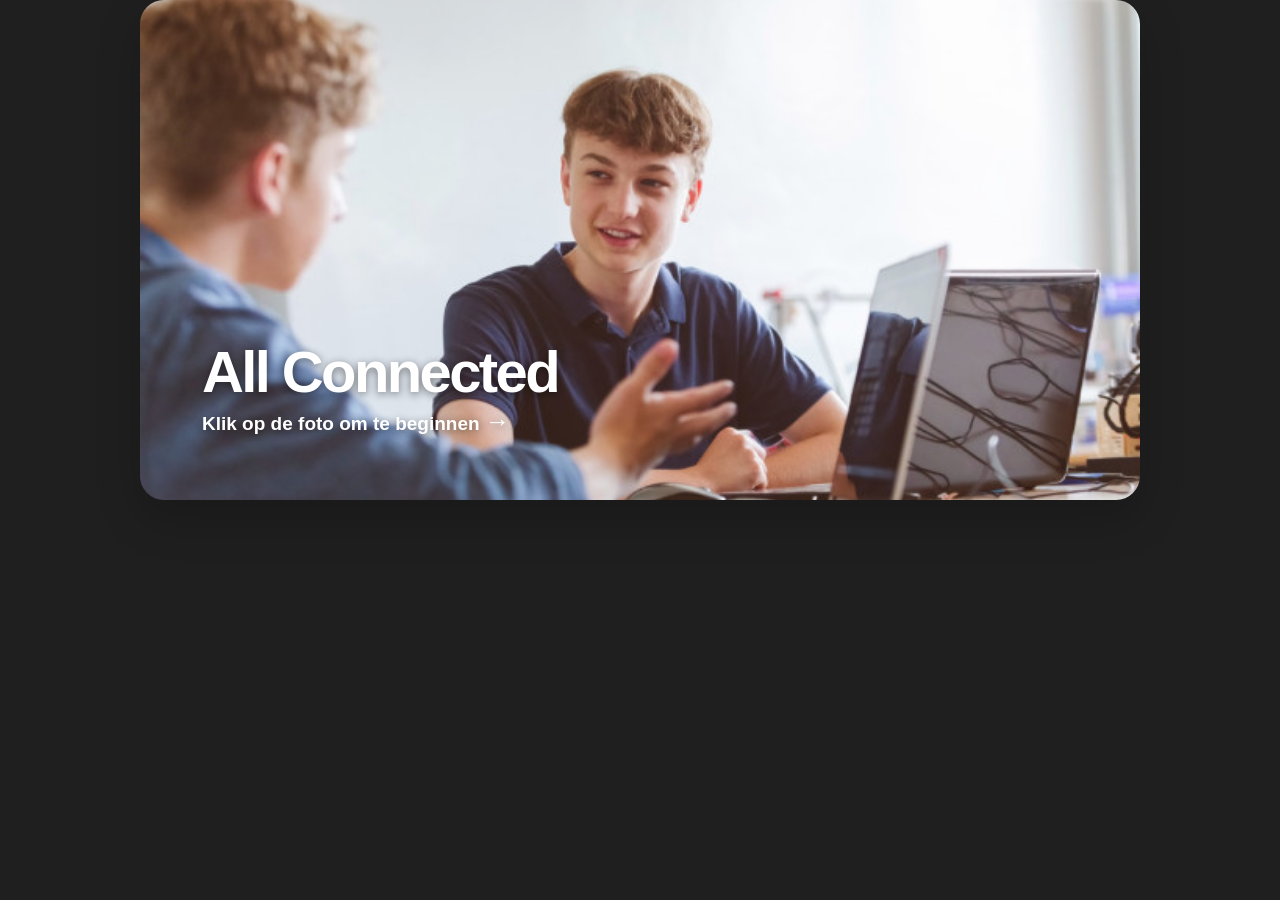
<file: index.html>
<!doctype html>
<html lang="nl">
<head>
  <meta charset="utf-8">
  <meta name="viewport" content="width=device-width, initial-scale=1">
  <title>All Connected</title>
  <link rel="stylesheet" href="style.css">
</head>
<body class="landing-page">
  <main class="landing-shell" aria-label="Startpagina All Connected">
    <a class="landing-link" href="menu.html" aria-label="Open het menu van All Connected">
      <img class="landing-photo" src="allconnected3.jpg" alt="All Connected">
      <span class="landing-shade" aria-hidden="true"></span>
      <span class="landing-copy">
        <strong>All Connected</strong>
        <span>Klik op de foto om te beginnen <b aria-hidden="true">→</b></span>
      </span>
    </a>
  </main>
</body>
</html>
</file>
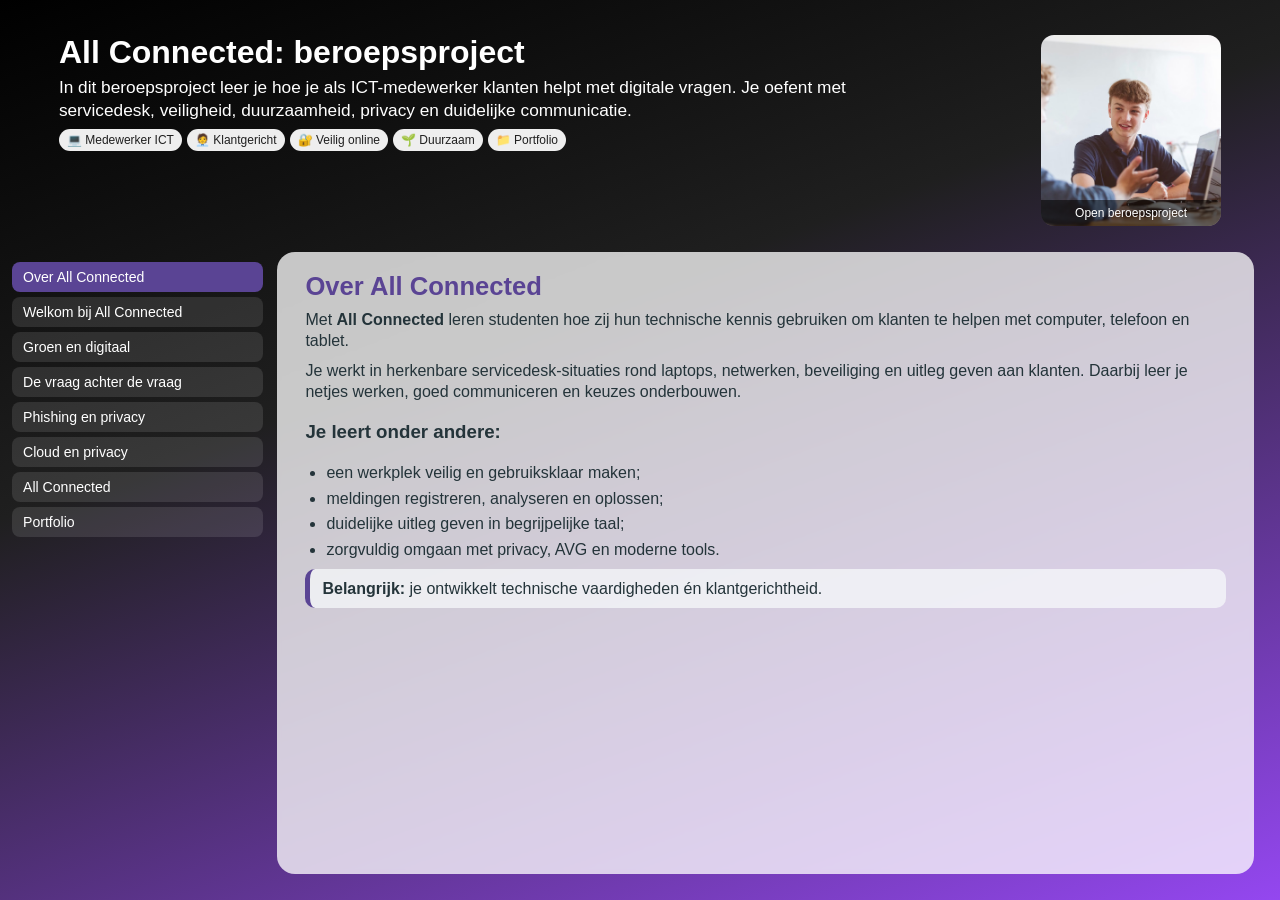
<file: connectedberoepsproject.html>
<!DOCTYPE html>
<html lang="nl">
<head>
<meta charset="UTF-8">
<title>All Connected - Beroepsproject</title>
<link rel="stylesheet" href="style.css">
</head>
<body data-page="beroepsproject">
<div class="tab-wrapper">
  <section class="banner">
    <div class="banner-text">
      <h1>All Connected: beroepsproject</h1>
      <p>In dit beroepsproject leer je hoe je als ICT-medewerker klanten helpt met digitale vragen. Je oefent met servicedesk, veiligheid, duurzaamheid, privacy en duidelijke communicatie.</p>
      <div class="chips">
        <span>💻 Medewerker ICT</span>
        <span>🧑‍💼 Klantgericht</span>
        <span>🔐 Veilig online</span>
        <span>🌱 Duurzaam</span>
        <span>📁 Portfolio</span>
      </div>
    </div>
    <a class="banner-image-link" href="https://www.stichtingpraktijkleren.nl/ict/all-connected-30" target="_blank" rel="noopener">
      <img class="banner-image" src="[data-uri]" alt="All Connected beroepsproject">
      <span class="banner-caption">Open beroepsproject</span>
    </a>
  </section>

  <div class="tab-page">
    <div class="tab-menu">
      <button class="tab-button active" onclick="openTab(event, 'over')">Over All Connected</button>
      <button class="tab-button" onclick="openTab(event, 'welkom')">Welkom bij All Connected</button>
      <button class="tab-button" onclick="openTab(event, 'groen')">Groen en digitaal</button>
      <button class="tab-button" onclick="openTab(event, 'vraag')">De vraag achter de vraag</button>
      <button class="tab-button" onclick="openTab(event, 'phishing')">Phishing en privacy</button>
      <button class="tab-button" onclick="openTab(event, 'cloud')">Cloud en privacy</button>
      <button class="tab-button" onclick="openTab(event, 'mail')">All Connected</button>
      <button class="tab-button" onclick="openTab(event, 'portfolio')">Portfolio</button>
    </div>

    <div class="tab-content-area">
      <div id="over" class="tab-content active">
        <h2>Over All Connected</h2>
        <p>Met <strong>All Connected</strong> leren studenten hoe zij hun technische kennis gebruiken om klanten te helpen met computer, telefoon en tablet.</p>
        <p>Je werkt in herkenbare servicedesk-situaties rond laptops, netwerken, beveiliging en uitleg geven aan klanten. Daarbij leer je netjes werken, goed communiceren en keuzes onderbouwen.</p>
        <h3>Je leert onder andere:</h3>
        <ul>
          <li>een werkplek veilig en gebruiksklaar maken;</li>
          <li>meldingen registreren, analyseren en oplossen;</li>
          <li>duidelijke uitleg geven in begrijpelijke taal;</li>
          <li>zorgvuldig omgaan met privacy, AVG en moderne tools.</li>
        </ul>
        <p class="note"><strong>Belangrijk:</strong> je ontwikkelt technische vaardigheden én klantgerichtheid.</p>
      </div>

      <div id="welkom" class="tab-content">
        <h2>Welkom bij All Connected!</h2>
        <p>Je hebt een welkomstmail ontvangen van <strong>Sarah Rahma</strong>, de coördinator van All Connected.</p>
        <p>Lees de mail goed en ontdek wat All Connected doet en wat jouw rol binnen het ICT-punt is. Je gebruikt de informatie om professioneel te starten met je eerste opdracht.</p>
        <h3>Let op deze vragen:</h3>
        <ul>
          <li>Wie komen er langs bij het ICT-punt?</li>
          <li>Welke digitale vragen kunnen klanten hebben?</li>
          <li>Wat wordt er van jou verwacht?</li>
          <li>Hoe reageer je klantgericht?</li>
        </ul>
        <p class="info"><strong>Tip:</strong> maak korte aantekeningen voor je portfolio.</p>
      </div>

      <div id="groen" class="tab-content">
        <h2>Groen en digitaal</h2>
        <p>In het buurthuis is duurzaamheid een belangrijk thema. Oude telefoons, laptops en kabels worden vaak te snel weggegooid.</p>
        <p>Soms staan er nog persoonlijke gegevens op apparaten. Dat is onveilig én niet goed voor het milieu. Daarom kijk je naar hergebruik, reparatie en veilig inleveren.</p>
        <h3>Jouw opdracht:</h3>
        <ul>
          <li>onderzoek veilig hergebruik van apparaten;</li>
          <li>kijk hoe data veilig verwijderd wordt;</li>
          <li>bedenk duurzame adviezen voor de wijk.</li>
        </ul>
        <p class="note"><strong>Doel:</strong> laat zien hoe ICT groener en veiliger kan.</p>
      </div>

      <div id="vraag" class="tab-content">
        <h2>De vraag achter de vraag</h2>
        <p>Je hebt al geoefend met onderzoek doen en advies geven. Nu kijk je beter naar wat een klant echt nodig heeft.</p>
        <p>Soms klinkt een vraag simpel, maar zit er een andere hulpvraag achter. Door goed door te vragen voorkom je dat je te snel een verkeerde oplossing kiest.</p>
        <h3>Je oefent met:</h3>
        <ul>
          <li>goed luisteren en doorvragen;</li>
          <li>de echte hulpvraag herkennen;</li>
          <li>informatie kort samenvatten;</li>
          <li>een passende reactie geven.</li>
        </ul>
        <p class="info"><strong>Onthoud:</strong> niet alleen oplossen, maar ook helder uitleggen.</p>
      </div>

      <div id="phishing" class="tab-content">
        <h2>Phishing en privacy</h2>
        <p>Je krijgt een nieuwe mail en onderzoekt of het bericht betrouwbaar is. Je kijkt kritisch naar afzender, links, taalgebruik en gevraagde gegevens.</p>
        <p>Klanten ontvangen geregeld verdachte e-mails, sms'jes of meldingen die gegevens of toegang proberen te krijgen.</p>
        <h3>Je let op:</h3>
        <ul>
          <li>kenmerken van phishing;</li>
          <li>betrouwbaarheid van afzender en links;</li>
          <li>zorgvuldig omgaan met persoonsgegevens;</li>
          <li>veilig advies voor de klant.</li>
        </ul>
        <p class="note"><strong>Belangrijk:</strong> deel nooit wachtwoorden of codes.</p>
      </div>

      <div id="cloud" class="tab-content">
        <h2>Cloud en privacy</h2>
        <p>In het buurthuis komen vragen over de cloud, zoals: wat is het, waar staan bestanden en wie kan erbij?</p>
        <p>Je leert hoe je cloudopslag in eenvoudige taal uitlegt. Ook bespreek je wat klanten zelf kunnen doen om bestanden en accounts beter te beschermen.</p>
        <h3>Je onderzoekt:</h3>
        <ul>
          <li>wat cloudopslag is;</li>
          <li>welke privacy- en veiligheidsrisico's er zijn;</li>
          <li>hoe klanten veilig instellingen gebruiken;</li>
          <li>wat delen, synchroniseren en back-uppen betekent.</li>
        </ul>
        <p class="info"><strong>Tip:</strong> gebruik herkenbare voorbeelden zoals foto's op de telefoon.</p>
      </div>

      <div id="mail" class="tab-content">
        <h2>All Connected</h2>
        <p>Er staat weer een mailtje klaar. Lees de mail en bepaal wat de klant precies nodig heeft.</p>
        <p>Je oefent met het verwerken van een nieuwe melding en kiest de juiste vervolgstap. Daarbij let je op volledigheid, urgentie en een klantvriendelijke toon.</p>
        <h3>Werk stap voor stap:</h3>
        <ol>
          <li>lees de mail;</li>
          <li>noteer de kern;</li>
          <li>bepaal de hulpvraag;</li>
          <li>kies de juiste actie;</li>
          <li>formuleer een duidelijke reactie.</li>
        </ol>
      </div>

      <div id="portfolio" class="tab-content">
        <h2>Portfolio</h2>
        <p>Verzamel bewijs van wat je leert en maakt binnen het beroepsproject. Zo laat je zien hoe je werkt, welke keuzes je maakt en hoe je jezelf ontwikkelt.</p>
        <h3>Voorbeelden van bewijs:</h3>
        <ul>
          <li>aantekeningen van opdrachten;</li>
          <li>uitwerkingen van onderzoeken of adviezen;</li>
          <li>screenshots van resultaten;</li>
          <li>voorbeelden van klantreacties;</li>
          <li>een korte reflectie op je leerproces.</li>
        </ul>
        <p class="info"><strong>Tip:</strong> bewaar ook tussenstappen, niet alleen het eindresultaat.</p>
      </div>
    </div>
  </div>
</div>

<script>
function openTab(event, tabId) {
  document.querySelectorAll('.tab-content').forEach(function(content) {
    content.classList.remove('active');
  });
  document.querySelectorAll('.tab-button').forEach(function(button) {
    button.classList.remove('active');
  });
  document.getElementById(tabId).classList.add('active');
  event.currentTarget.classList.add('active');
}
</script>
</body>
</html>
</file>
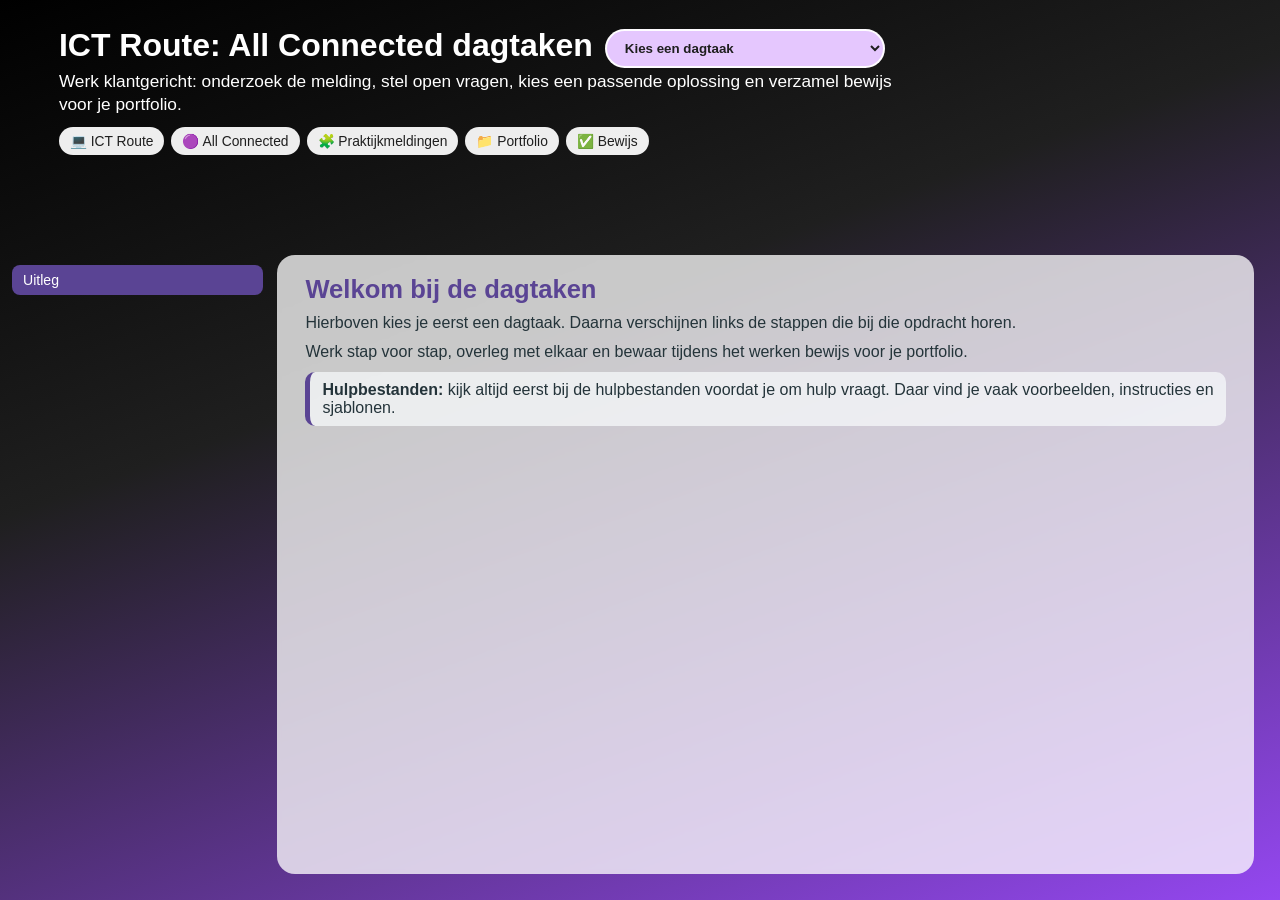
<file: connecteddagtaken.html>
<!DOCTYPE html>
<html lang="nl">
<head>
<meta charset="UTF-8">
<title>ICT Route - All Connected dagtaken</title>
<link rel="stylesheet" href="style.css">
</head>
<body data-page="dagtaken">
<div class="tab-wrapper">
  <section class="banner">
    <div class="banner-row">
      <div class="banner-text"><h1>ICT Route: All Connected dagtaken</h1></div>
      <div class="task-picker"><select id="taskSelect" aria-label="Kies een dagtaak"></select></div>
    </div>
    <p>Werk klantgericht: onderzoek de melding, stel open vragen, kies een passende oplossing en verzamel bewijs voor je portfolio.</p>
    <div class="chips">
      <span>💻 ICT Route</span>
      <span>🟣 All Connected</span>
      <span>🧩 Praktijkmeldingen</span>
      <span>📁 Portfolio</span>
      <span>✅ Bewijs</span>
    </div>
  </section>

  <div class="tab-page">
    <div class="tab-menu" id="stepMenu"></div>
    <div class="tab-content-area">
      <div class="tab-content active" id="contentArea"></div>
    </div>
  </div>
</div>

<script>
const TASKS = [{"code":"P2.01","title":"Het juiste advies geven over een virusscanner","steps":[{"label":"Start opdracht","title":"Start opdracht","html":"\n    <p><strong>P2.01 · Het juiste advies geven over een virusscanner</strong></p>\n    <p>In deze opdracht leer je hoe je als servicemedewerker een klant helpt bij het kiezen van een virusscanner. Je stelt gerichte vragen om het probleem helder te krijgen, geeft passend advies en evalueert het gesprek samen met een notulist.</p>\n    <div class=\"note\"><strong>Werkwijze:</strong> werk in rollen, stel open vragen, geef een passend advies en verzamel bewijs voor je portfolio.</div>\n    \n    "},{"label":"Wat leer je?","title":"Wat leer je?","html":"<p>Na deze dagtaak kun je uitleggen en laten zien dat je dit beheerst:</p><ul class=\"compact-list\"><li>Hoe je open vragen stelt om de hulpvraag van de klant te achterhalen.</li><li>Hoe je een passend advies geeft op basis van de klantbehoefte.</li><li>Hoe je een klantgesprek analyseert en verbeterpunten benoemt.</li><li>Hoe je een gespreksverslag (notulen) opstelt.</li></ul>"},{"label":"Klantvraag","title":"Klantvraag","html":"\n        <p>Eén student speelt de klant. Gebruik deze klantvraag als begin van het gesprek:</p>\n        <blockquote>Welke virusscanner moet ik kopen en waar kan ik deze kopen? Ik heb op internet gekeken en kan geen keuze maken. Wat moet ik doen en welke virusscanner kiezen?</blockquote>\n        <p>De servicedeskmedewerker reageert professioneel en vraagt door voordat hij of zij advies geeft.</p>\n    "},{"label":"Open vragen stellen","title":"Open vragen stellen","html":"\n        <p>Stel open vragen om de situatie helder te krijgen. Gebruik deze vragen en voeg waar nodig vervolgvragen toe.</p>\n        <ul class=\"compact-list\"><li>Waarvoor gebruikt u uw computer?</li><li>Heeft u een voorkeur voor gratis of betaalde software?</li><li>Welke beveiligingsproblemen wilt u voorkomen?</li></ul>\n    "},{"label":"Advies of oplossing","title":"Advies of oplossing","html":"\n        <p>Geef pas advies nadat de klantbehoefte duidelijk is. Kies een oplossing die past bij de situatie.</p>\n        <ul class=\"compact-list two-col\"><li>Vergelijk minimaal twee passende opties voor de klant.</li><li>Let op gebruik, budget, gewenste bescherming en besturingssysteem.</li><li>Adviseer een veilige aankoop- of downloadplek, bij voorkeur de officiële website.</li><li>Leg kort uit waarom jouw advies bij deze klant past.</li></ul>\n        <div class=\"info\"><strong>Tip:</strong> controleer je advies met een betrouwbare bron of met je docent.</div>\n    "},{"label":"Notulen maken","title":"Notulen maken","html":"\n        <p>Een derde student is notulist. Noteer kort en duidelijk:</p>\n        <ul class=\"compact-list\"><li>De gestelde vragen en antwoorden van de klant.</li><li>De uiteindelijke oplossing en het advies.</li><li>Eventuele sterke en verbeterpunten in het gesprek.</li></ul>\n    "},{"label":"Gesprek evalueren","title":"Gesprek evalueren","html":"\n        <p>Bespreek samen het klantgesprek. Gebruik de notulen als bewijs.</p>\n        <ul class=\"compact-list\"><li>Is het probleem goed geanalyseerd?</li><li>Heeft de servicedeskmedewerker duidelijke vragen gesteld?</li><li>Heeft de klant een goed en bruikbaar advies gekregen?</li><li>Wat ging goed (tops) en wat kan beter (tips)?</li></ul>\n        \n    "},{"label":"Portfolio-bewijs","title":"Portfolio-bewijs","html":"<p>Bewaar bewijs waarmee je laat zien wat je hebt gedaan en geleerd.</p><ul class=\"compact-list\"><li>Gespreksnotulen of kort verslag.</li><li>Welke vragen je stelde en welke antwoorden je kreeg.</li><li>Het advies of de oplossing die je gaf.</li><li>Korte reflectie: wat ging goed en wat kan beter?</li></ul>"}]},{"code":"P2.02","title":"Het oplossen van een trage opstart van een laptop","steps":[{"label":"Start opdracht","title":"Start opdracht","html":"\n    <p><strong>P2.02 · Het oplossen van een trage opstart van een laptop</strong></p>\n    <p>In deze opdracht leer je hoe je als servicedeskmedewerker een klant helpt bij het oplossen van een probleem met een trage opstart van een laptop. Je stelt gerichte vragen om de oorzaak te achterhalen, geeft een passend advies en evalueert het gesprek samen met een notulist.</p>\n    <div class=\"note\"><strong>Werkwijze:</strong> werk in rollen, stel open vragen, geef een passend advies en verzamel bewijs voor je portfolio.</div>\n    \n    "},{"label":"Wat leer je?","title":"Wat leer je?","html":"<p>Na deze dagtaak kun je uitleggen en laten zien dat je dit beheerst:</p><ul class=\"compact-list\"><li>Hoe je open vragen stelt om het probleem van de klant te achterhalen.</li><li>Hoe je relevante klantgegevens verzamelt en analyseert.</li><li>Hoe je een passende oplossing adviseert op basis van het probleem.</li><li>Hoe je een klantgesprek analyseert en verbeterpunten benoemt.</li><li>Hoe je een gespreksverslag (notulen) opstelt.</li></ul>"},{"label":"Klantvraag","title":"Klantvraag","html":"\n        <p>Eén student speelt de klant. Gebruik deze klantvraag als begin van het gesprek:</p>\n        <blockquote>Mijn laptop start zo traag op. Ik moet wel 10 minuten wachten voor ik iets kan doen. Kunt u mij helpen?</blockquote>\n        <p>De servicedeskmedewerker reageert professioneel en vraagt door voordat hij of zij advies geeft.</p>\n    "},{"label":"Open vragen stellen","title":"Open vragen stellen","html":"\n        <p>Stel open vragen om de situatie helder te krijgen. Gebruik deze vragen en voeg waar nodig vervolgvragen toe.</p>\n        <ul class=\"compact-list\"><li>Sinds wanneer start uw laptop traag op?</li><li>Zijn er onlangs nieuwe programma’s geïnstalleerd?</li><li>Hoeveel vrije opslagruimte heeft uw laptop nog?</li><li>Welke programma’s starten automatisch op?</li></ul>\n    "},{"label":"Advies of oplossing","title":"Advies of oplossing","html":"\n        <p>Geef pas advies nadat de klantbehoefte duidelijk is. Kies een oplossing die past bij de situatie.</p>\n        <ul class=\"compact-list two-col\"><li>Onnodige opstartprogramma’s uitschakelen.</li><li>Opschonen van schijf en tijdelijke bestanden.</li><li>Controleren op virussen of malware.</li><li>Updaten van software en drivers.</li></ul>\n        <div class=\"info\"><strong>Tip:</strong> controleer je advies met een betrouwbare bron of met je docent.</div>\n    "},{"label":"Notulen maken","title":"Notulen maken","html":"\n        <p>Een derde student is notulist. Noteer kort en duidelijk:</p>\n        <ul class=\"compact-list\"><li>De gestelde vragen en antwoorden van de klant.</li><li>De uiteindelijke oplossing en het advies.</li><li>Eventuele sterke en verbeterpunten in het gesprek.</li></ul>\n    "},{"label":"Gesprek evalueren","title":"Gesprek evalueren","html":"\n        <p>Bespreek samen het klantgesprek. Gebruik de notulen als bewijs.</p>\n        <ul class=\"compact-list\"><li>Is het probleem goed geanalyseerd?</li><li>Heeft de servicedeskmedewerker duidelijke vragen gesteld?</li><li>Heeft de klant een bruikbaar advies gekregen?</li><li>Wat ging goed (tops) en wat kan beter (tips)?</li></ul>\n        \n    "},{"label":"Portfolio-bewijs","title":"Portfolio-bewijs","html":"<p>Bewaar bewijs waarmee je laat zien wat je hebt gedaan en geleerd.</p><ul class=\"compact-list\"><li>Gespreksnotulen of kort verslag.</li><li>Welke vragen je stelde en welke antwoorden je kreeg.</li><li>Het advies of de oplossing die je gaf.</li><li>Korte reflectie: wat ging goed en wat kan beter?</li></ul>"}]},{"code":"P2.03","title":"Problemen met onvoldoende opslag in Gmail oplossen","steps":[{"label":"Start opdracht","title":"Start opdracht","html":"\n    <p><strong>P2.03 · Problemen met onvoldoende opslag in Gmail oplossen</strong></p>\n    <p>In deze opdracht leer je hoe je als servicedeskmedewerker een klant helpt bij het oplossen van een probleem met onvoldoende opslag in Gmail. Je stelt gerichte vragen om de oorzaak te achterhalen, geeft een passend advies en evalueert het gesprek samen met een notulist.</p>\n    <div class=\"note\"><strong>Werkwijze:</strong> werk in rollen, stel open vragen, geef een passend advies en verzamel bewijs voor je portfolio.</div>\n    \n    "},{"label":"Wat leer je?","title":"Wat leer je?","html":"<p>Na deze dagtaak kun je uitleggen en laten zien dat je dit beheerst:</p><ul class=\"compact-list\"><li>Hoe je open vragen stelt om de situatie van de klant te begrijpen.</li><li>Hoe je relevante klantgegevens verzamelt en analyseert.</li><li>Hoe je een passende oplossing adviseert voor onvoldoende opslagcapaciteit in Gmail.</li><li>Hoe je een klantgesprek analyseert en verbeterpunten benoemt.</li><li>Hoe je een gespreksverslag (notulen) opstelt.</li></ul>"},{"label":"Klantvraag","title":"Klantvraag","html":"\n        <p>Eén student speelt de klant. Gebruik deze klantvraag als begin van het gesprek:</p>\n        <blockquote>Mijn Gmail geeft aan dat ik geen opslagcapaciteit meer heb. Een automatische back-up kan niet meer worden gemaakt. Wat kan ik doen?</blockquote>\n        <p>De servicedeskmedewerker reageert professioneel en vraagt door voordat hij of zij advies geeft.</p>\n    "},{"label":"Open vragen stellen","title":"Open vragen stellen","html":"\n        <p>Stel open vragen om de situatie helder te krijgen. Gebruik deze vragen en voeg waar nodig vervolgvragen toe.</p>\n        <ul class=\"compact-list\"><li>Sinds wanneer krijgt u deze melding?</li><li>Heeft u veel grote bestanden in uw Google Drive, Gmail of Google Foto’s?</li><li>Heeft u al geprobeerd onnodige bestanden te verwijderen?</li><li>Wilt u extra opslagruimte aanschaffen of liever eerst opruimen?</li></ul>\n    "},{"label":"Advies of oplossing","title":"Advies of oplossing","html":"\n        <p>Geef pas advies nadat de klantbehoefte duidelijk is. Kies een oplossing die past bij de situatie.</p>\n        <ul class=\"compact-list two-col\"><li>Grote bestanden verwijderen uit Gmail, Google Drive of Google Foto’s.</li><li>De prullenbak en spammap in Gmail legen.</li><li>Ongebruikte bestanden downloaden en opslaan op een externe schijf of computer.</li><li>Overwegen om extra opslagruimte te kopen via Google One.</li></ul>\n        <div class=\"info\"><strong>Tip:</strong> controleer je advies met een betrouwbare bron of met je docent.</div>\n    "},{"label":"Notulen maken","title":"Notulen maken","html":"\n        <p>Een derde student is notulist. Noteer kort en duidelijk:</p>\n        <ul class=\"compact-list\"><li>De gestelde vragen en antwoorden van de klant.</li><li>De uiteindelijke oplossing en het advies.</li><li>Eventuele sterke en verbeterpunten in het gesprek.</li></ul>\n    "},{"label":"Gesprek evalueren","title":"Gesprek evalueren","html":"\n        <p>Bespreek samen het klantgesprek. Gebruik de notulen als bewijs.</p>\n        <ul class=\"compact-list\"><li>Is het probleem goed geanalyseerd?</li><li>Heeft de servicedeskmedewerker duidelijke vragen gesteld?</li><li>Heeft de klant een bruikbaar advies gekregen?</li><li>Wat ging goed (tops) en wat kan beter (tips)?</li></ul>\n        \n    "},{"label":"Portfolio-bewijs","title":"Portfolio-bewijs","html":"<p>Bewaar bewijs waarmee je laat zien wat je hebt gedaan en geleerd.</p><ul class=\"compact-list\"><li>Gespreksnotulen of kort verslag.</li><li>Welke vragen je stelde en welke antwoorden je kreeg.</li><li>Het advies of de oplossing die je gaf.</li><li>Korte reflectie: wat ging goed en wat kan beter?</li></ul>"}]},{"code":"P2.04","title":"Opslagruimte en contactpersonen beheren op een telefoon","steps":[{"label":"Start opdracht","title":"Start opdracht","html":"\n    <p><strong>P2.04 · Opslagruimte en contactpersonen beheren op een telefoon</strong></p>\n    <p>In deze opdracht leer je hoe je als servicedeskmedewerker een klant helpt bij het beheren van de opslagruimte en contactpersonen op een telefoon. Je stelt gerichte vragen om het probleem te achterhalen, geeft een passend advies en evalueert het gesprek samen met een notulist.</p>\n    <div class=\"note\"><strong>Werkwijze:</strong> werk in rollen, stel open vragen, geef een passend advies en verzamel bewijs voor je portfolio.</div>\n    \n    "},{"label":"Wat leer je?","title":"Wat leer je?","html":"<p>Na deze dagtaak kun je uitleggen en laten zien dat je dit beheerst:</p><ul class=\"compact-list\"><li>Hoe je open vragen stelt om de situatie van de klant beter te begrijpen.</li><li>Hoe je een oplossing biedt voor een volle opslag op een telefoon.</li><li>Hoe je dubbele contactpersonen samenvoegt en controleert op de meest recente gegevens.</li><li>Hoe je een klantgesprek analyseert en verbeterpunten benoemt.</li><li>Hoe je een gespreksverslag (notulen) opstelt.</li></ul>"},{"label":"Klantvraag","title":"Klantvraag","html":"\n        <p>Eén student speelt de klant. Gebruik deze klantvraag als begin van het gesprek:</p>\n        <blockquote>Ik heb veel dezelfde contactpersonen in mijn telefoon staan. Kan ik deze samenvoegen? Hoe weet ik wat de meest recente gegevens zijn?</blockquote>\n        <p>De servicedeskmedewerker reageert professioneel en vraagt door voordat hij of zij advies geeft.</p>\n    "},{"label":"Open vragen stellen","title":"Open vragen stellen","html":"\n        <p>Stel open vragen om de situatie helder te krijgen. Gebruik deze vragen en voeg waar nodig vervolgvragen toe.</p>\n        <ul class=\"compact-list\"><li>Welke meldingen krijgt u precies over het volle geheugen?</li><li>Wat neemt het meeste ruimte in beslag (foto’s, apps, video&#x27;s, documenten)?</li><li>Slaat u contactpersonen op in Google, iCloud of op de simkaart?</li><li>Wilt u dubbele contacten automatisch laten samenvoegen of handmatig beheren?</li></ul>\n    "},{"label":"Advies of oplossing","title":"Advies of oplossing","html":"\n        <p>Geef pas advies nadat de klantbehoefte duidelijk is. Kies een oplossing die past bij de situatie.</p>\n        <ul class=\"compact-list two-col\"><li>Grote of ongebruikte bestanden verwijderen of overzetten naar een cloudopslag.</li><li>Onnodige apps verwijderen of cachegeheugen legen.</li><li>Dubbele contactpersonen samenvoegen via de contacten-app (Google of iCloud).</li><li>Contactgegevens vergelijken op basis van de laatste bewerkingsdatum.</li></ul>\n        <div class=\"info\"><strong>Tip:</strong> controleer je advies met een betrouwbare bron of met je docent.</div>\n    "},{"label":"Notulen maken","title":"Notulen maken","html":"\n        <p>Een derde student is notulist. Noteer kort en duidelijk:</p>\n        <ul class=\"compact-list\"><li>De gestelde vragen en antwoorden van de klant.</li><li>De uiteindelijke oplossing en het advies.</li><li>Eventuele sterke en verbeterpunten in het gesprek.</li></ul>\n    "},{"label":"Gesprek evalueren","title":"Gesprek evalueren","html":"\n        <p>Bespreek samen het klantgesprek. Gebruik de notulen als bewijs.</p>\n        <ul class=\"compact-list\"><li>Is het probleem goed geanalyseerd?</li><li>Heeft de servicedeskmedewerker duidelijke vragen gesteld?</li><li>Heeft de klant een bruikbaar advies gekregen?</li><li>Wat ging goed (tops) en wat kan beter (tips)?</li></ul>\n        \n    "},{"label":"Portfolio-bewijs","title":"Portfolio-bewijs","html":"<p>Bewaar bewijs waarmee je laat zien wat je hebt gedaan en geleerd.</p><ul class=\"compact-list\"><li>Gespreksnotulen of kort verslag.</li><li>Welke vragen je stelde en welke antwoorden je kreeg.</li><li>Het advies of de oplossing die je gaf.</li><li>Korte reflectie: wat ging goed en wat kan beter?</li></ul>"}]},{"code":"P2.05","title":"Problemen met oortjes en geluid oplossen","steps":[{"label":"Start opdracht","title":"Start opdracht","html":"\n    <p><strong>P2.05 · Problemen met oortjes en geluid oplossen</strong></p>\n    <p>In deze opdracht leer je hoe je als servicedeskmedewerker een klant helpt bij het oplossen van een probleem met het geluid van oortjes op een laptop. Je stelt gerichte vragen om de oorzaak te achterhalen, geeft een passend advies en evalueert het gesprek samen met een notulist.</p>\n    <div class=\"note\"><strong>Werkwijze:</strong> werk in rollen, stel open vragen, geef een passend advies en verzamel bewijs voor je portfolio.</div>\n    \n    "},{"label":"Wat leer je?","title":"Wat leer je?","html":"<p>Na deze dagtaak kun je uitleggen en laten zien dat je dit beheerst:</p><ul class=\"compact-list\"><li>Hoe je open vragen stelt om het probleem van de klant te begrijpen.</li><li>Hoe je een passende oplossing vindt voor een geluidsprobleem met oortjes.</li><li>Hoe je een klantgesprek analyseert en verbeterpunten benoemt.</li><li>Hoe je een gespreksverslag (notulen) opstelt.</li></ul>"},{"label":"Klantvraag","title":"Klantvraag","html":"\n        <p>Eén student speelt de klant. Gebruik deze klantvraag als begin van het gesprek:</p>\n        <blockquote>Ik krijg geen geluid binnen als ik mijn oortjes in de laptop stop. Wat kan ik doen?</blockquote>\n        <p>De servicedeskmedewerker reageert professioneel en vraagt door voordat hij of zij advies geeft.</p>\n    "},{"label":"Open vragen stellen","title":"Open vragen stellen","html":"\n        <p>Stel open vragen om de situatie helder te krijgen. Gebruik deze vragen en voeg waar nodig vervolgvragen toe.</p>\n        <ul class=\"compact-list\"><li>Hebben de oortjes eerder wel gewerkt op deze laptop?</li><li>Werken de oortjes wel op een ander apparaat, zoals een telefoon?</li><li>Worden de oortjes herkend door de laptop?</li><li>Is het juiste afspeelapparaat geselecteerd in de geluidsinstellingen?</li></ul>\n    "},{"label":"Advies of oplossing","title":"Advies of oplossing","html":"\n        <p>Geef pas advies nadat de klantbehoefte duidelijk is. Kies een oplossing die past bij de situatie.</p>\n        <ul class=\"compact-list two-col\"><li>Controleren of de oortjes goed zijn aangesloten.</li><li>Proberen of een andere set oortjes wel werkt.</li><li>De standaard audio-uitvoer controleren en wijzigen in de instellingen.</li><li>De audiostuurprogramma’s controleren en indien nodig bijwerken.</li></ul>\n        <div class=\"info\"><strong>Tip:</strong> controleer je advies met een betrouwbare bron of met je docent.</div>\n    "},{"label":"Notulen maken","title":"Notulen maken","html":"\n        <p>Een derde student is notulist. Noteer kort en duidelijk:</p>\n        <ul class=\"compact-list\"><li>De gestelde vragen en antwoorden van de klant.</li><li>De uiteindelijke oplossing en het advies.</li><li>Eventuele sterke en verbeterpunten in het gesprek.</li></ul>\n    "},{"label":"Gesprek evalueren","title":"Gesprek evalueren","html":"\n        <p>Bespreek samen het klantgesprek. Gebruik de notulen als bewijs.</p>\n        <ul class=\"compact-list\"><li>Is het probleem goed geanalyseerd?</li><li>Heeft de servicedeskmedewerker duidelijke vragen gesteld?</li><li>Heeft de klant een bruikbaar advies gekregen?</li><li>Wat ging goed (tops) en wat kan beter (tips)?</li></ul>\n        \n    "},{"label":"Portfolio-bewijs","title":"Portfolio-bewijs","html":"<p>Bewaar bewijs waarmee je laat zien wat je hebt gedaan en geleerd.</p><ul class=\"compact-list\"><li>Gespreksnotulen of kort verslag.</li><li>Welke vragen je stelde en welke antwoorden je kreeg.</li><li>Het advies of de oplossing die je gaf.</li><li>Korte reflectie: wat ging goed en wat kan beter?</li></ul>"}]},{"code":"P2.06","title":"Foto’s delen via e-mail","steps":[{"label":"Start opdracht","title":"Start opdracht","html":"\n    <p><strong>P2.06 · Foto’s delen via e-mail</strong></p>\n    <p>In deze opdracht leer je hoe je als servicedeskmedewerker een klant helpt bij het versturen van vakantiefoto’s via e-mail. Je stelt gerichte vragen om de beste oplossing te vinden, geeft een passend advies en evalueert het gesprek samen met een notulist.</p>\n    <div class=\"note\"><strong>Werkwijze:</strong> werk in rollen, stel open vragen, geef een passend advies en verzamel bewijs voor je portfolio.</div>\n    \n    "},{"label":"Wat leer je?","title":"Wat leer je?","html":"<p>Na deze dagtaak kun je uitleggen en laten zien dat je dit beheerst:</p><ul class=\"compact-list\"><li>Hoe je open vragen stelt om de wensen van de klant te begrijpen.</li><li>Hoe je geschikte methoden voor het verzenden van grote bestanden adviseert.</li><li>Hoe je een klantgesprek analyseert en verbeterpunten benoemt.</li><li>Hoe je een gespreksverslag (notulen) opstelt.</li></ul>"},{"label":"Klantvraag","title":"Klantvraag","html":"\n        <p>Eén student speelt de klant. Gebruik deze klantvraag als begin van het gesprek:</p>\n        <blockquote>Ik wil foto’s van mijn vakantie mailen naar een goede vriendin zodat zij een fotoalbum kan maken, maar ik weet niet hoe ik dit het beste kan doen. Kunt u helpen?</blockquote>\n        <p>De servicedeskmedewerker reageert professioneel en vraagt door voordat hij of zij advies geeft.</p>\n    "},{"label":"Open vragen stellen","title":"Open vragen stellen","html":"\n        <p>Stel open vragen om de situatie helder te krijgen. Gebruik deze vragen en voeg waar nodig vervolgvragen toe.</p>\n        <ul class=\"compact-list\"><li>Hoeveel foto’s wilt u versturen?</li><li>Heeft u al geprobeerd ze via e-mail te verzenden?</li><li>Heeft u een cloudopslag zoals Google Drive, OneDrive of WeTransfer geprobeerd?</li><li>Wil de ontvanger de foto’s kunnen bewerken of alleen bekijken?</li></ul>\n    "},{"label":"Advies of oplossing","title":"Advies of oplossing","html":"\n        <p>Geef pas advies nadat de klantbehoefte duidelijk is. Kies een oplossing die past bij de situatie.</p>\n        <ul class=\"compact-list two-col\"><li>Een klein aantal foto’s rechtstreeks via e-mail versturen.</li><li>Grote bestanden delen via Google Drive, OneDrive of WeTransfer.</li><li>Een gedeelde map aanmaken in een cloudopslag waar de vriendin de foto’s kan downloaden.</li><li>Foto’s comprimeren (verkleinen) om ze gemakkelijker te versturen.</li></ul>\n        <div class=\"info\"><strong>Tip:</strong> controleer je advies met een betrouwbare bron of met je docent.</div>\n    "},{"label":"Notulen maken","title":"Notulen maken","html":"\n        <p>Een derde student is notulist. Noteer kort en duidelijk:</p>\n        <ul class=\"compact-list\"><li>De gestelde vragen en antwoorden van de klant.</li><li>De uiteindelijke oplossing en het advies.</li><li>Eventuele sterke en verbeterpunten in het gesprek.</li></ul>\n    "},{"label":"Gesprek evalueren","title":"Gesprek evalueren","html":"\n        <p>Bespreek samen het klantgesprek. Gebruik de notulen als bewijs.</p>\n        <ul class=\"compact-list\"><li>Is het probleem goed geanalyseerd?</li><li>Heeft de servicedeskmedewerker duidelijke vragen gesteld?</li><li>Heeft de klant een bruikbaar advies gekregen?</li><li>Wat ging goed (tops) en wat kan beter (tips)?</li></ul>\n        \n    "},{"label":"Portfolio-bewijs","title":"Portfolio-bewijs","html":"<p>Bewaar bewijs waarmee je laat zien wat je hebt gedaan en geleerd.</p><ul class=\"compact-list\"><li>Gespreksnotulen of kort verslag.</li><li>Welke vragen je stelde en welke antwoorden je kreeg.</li><li>Het advies of de oplossing die je gaf.</li><li>Korte reflectie: wat ging goed en wat kan beter?</li></ul>"}]},{"code":"P2.07","title":"Netwerkabel maken","steps":[{"label":"Start opdracht","title":"Start opdracht","html":"\n    <p><strong>P2.07 · Netwerkabel maken</strong></p>\n    <p>Je maakt en test een rechte UTP-netwerkkabel met RJ45-connectoren volgens de T568B-standaard.</p>\n    <div class=\"note\"><strong>Werkwijze:</strong> werk in rollen, stel open vragen, geef een passend advies en verzamel bewijs voor je portfolio.</div>\n    \n    "},{"label":"Doel","title":"Doel","html":"<p>Het correct assembleren en testen van een straight-through (rechte) Unshielded Twisted Pair (UTP) netwerkkabel met RJ45-connectoren aan beide uiteinden, volgens de T568B-standaard.</p><div class=\"note\"><strong>Let op:</strong> werk netjes en controleer de adervolgorde voordat je crimpt.</div>"},{"label":"Benodigdheden","title":"Benodigdheden","html":"<p>Leg alles klaar voordat je begint.</p><ul class=\"compact-list two-col\"><li>UTP-kabel (Cat5e of Cat6): Een stuk op de gewenste lengte.</li><li>RJ45-connectoren (8P8C): Twee stuks.</li><li>Krimptang (voor RJ45).</li><li>Kabelstripper/Kniptang.</li><li>Kabeltester (optioneel, maar sterk aanbevolen).</li><li>Veiligheidsbril (aanbevolen).</li></ul>"},{"label":"Kabel voorbereiden","title":"Kabel voorbereiden","html":"\n        <p>Knip de UTP-kabel op de gewenste lengte.</p>\n        <ul class=\"compact-list\"><li>Strip ongeveer 2–3 cm van de buitenmantel.</li><li>Beschadig de gedraaide aderparen niet.</li><li>Werk rustig en controleer beide kanten.</li></ul>\n    "},{"label":"Aders ordenen","title":"Aders ordenen","html":"\n        <p>Ontwind de aderparen en leg de draden volgens <strong>T568B</strong>.</p>\n        <ol class=\"compact-list two-col\"><li>Wit/Oranje</li><li>Oranje</li><li>Wit/Groen</li><li>Blauw</li><li>Wit/Blauw</li><li>Groen</li><li>Wit/Bruin</li><li>Bruin</li></ol>\n    "},{"label":"Aders afknippen","title":"Aders afknippen","html":"\n        <p>Houd de draden strak naast elkaar en knip ze recht af.</p>\n        <div class=\"info\"><strong>Controle:</strong> de mantel moet tot in de RJ45-connector komen, zodat de trekontlasting goed werkt.</div>\n    "},{"label":"Connector crimpen","title":"Connector crimpen","html":"\n        <p>Schuif de RJ45-connector over de draden. Controleer of elke draad helemaal voorin zit.</p>\n        <ul class=\"compact-list\"><li>Clip naar beneden of pinnen naar boven.</li><li>Controleer opnieuw de volgorde.</li><li>Knijp de krimptang stevig dicht.</li></ul>\n    "},{"label":"Tweede kant en test","title":"Tweede kant en test","html":"\n        <p>Herhaal dezelfde stappen aan de andere kant van de kabel. Gebruik opnieuw T568B.</p>\n        <ul class=\"compact-list\"><li>Test met de kabeltester.</li><li>De lampjes moeten in volgorde 1 t/m 8 lopen.</li><li>Herstel de connector als de volgorde niet klopt.</li></ul>\n    "},{"label":"Portfolio-bewijs","title":"Portfolio-bewijs","html":"<p>Bewaar bewijs waarmee je laat zien wat je hebt gedaan en geleerd.</p><ul class=\"compact-list\"><li>Foto of screenshot van je werkproces.</li><li>Beschrijving van de gemaakte instellingen of handelingen.</li><li>Testresultaat of controlebewijs.</li><li>Korte reflectie: wat ging goed en wat kan beter?</li></ul>"}]},{"code":"P2.08","title":"Wi-Fi-router instellen en resetten","steps":[{"label":"Start opdracht","title":"Start opdracht","html":"\n    <p><strong>P2.08 · Wi-Fi-router instellen en resetten</strong></p>\n    <p>In deze opdracht leer je hoe je een Wi-Fi-router instelt, reset en aansluit op een laptop. Je doorloopt alle stappen om een router correct te configureren en het netwerk werkend te krijgen.</p>\n    <div class=\"note\"><strong>Werkwijze:</strong> werk in rollen, stel open vragen, geef een passend advies en verzamel bewijs voor je portfolio.</div>\n    \n    "},{"label":"Wat leer je?","title":"Wat leer je?","html":"<p>Na deze dagtaak kun je uitleggen en laten zien dat je dit beheerst:</p><ul class=\"compact-list\"><li>Hoe je een Wi-Fi-router instelt en aansluit.</li><li>Hoe je toegang krijgt tot de instellingen van de router.</li><li>Hoe je een router reset naar de fabrieksinstellingen.</li><li>Hoe je de Wi-Fi-instellingen configureert en test.</li></ul>"},{"label":"Router uitpakken","title":"Router uitpakken","html":"<p>Voer deze stap uit en controleer daarna of je verder kunt.</p><ul class=\"compact-list\"><li>Haal de router voorzichtig uit de doos of uit de bak.</li><li>Controleer of alle onderdelen aanwezig zijn: router, voedingsadapter en Ethernet-kabel.</li></ul>"},{"label":"Router opstarten","title":"Router opstarten","html":"<p>Voer deze stap uit en controleer daarna of je verder kunt.</p><ul class=\"compact-list\"><li>Sluit de voedingsadapter aan op de router en steek deze in een stopcontact.</li><li>Zet de router aan en wacht tot de lampjes stabiel branden.</li></ul>"},{"label":"Router aansluiten op de laptop","title":"Router aansluiten op de laptop","html":"<p>Voer deze stap uit en controleer daarna of je verder kunt.</p><ul class=\"compact-list\"><li>❔ Verbind de router met je laptop via de Ethernet-kabel. Welke aansluiting van de router gebruik je?</li><li>Zorg ervoor dat beide uiteinden goed vastzitten.</li></ul>"},{"label":"Routerinstellingen","title":"Routerinstellingen","html":"<p>Voer deze stap uit en controleer daarna of je verder kunt.</p><ul class=\"compact-list\"><li>Open een webbrowser op je laptop.</li><li>Typ het standaard IP-adres van de router in de adresbalk (bijvoorbeeld 192.168.1.1 of 192.168.0.1).</li><li>Log in met de standaard gebruikersnaam en wachtwoord (vaak te vinden op een sticker op de router).</li></ul>"},{"label":"Router resetten","title":"Router resetten","html":"<p>Voer deze stap uit en controleer daarna of je verder kunt.</p><ul class=\"compact-list\"><li>Zoek in de instellingen naar de optie om de router te resetten naar de fabrieksinstellingen.</li><li>Volg de instructies op het scherm om het resetproces te voltooien.</li></ul>"},{"label":"Wi-Fi-instellingen configureren","title":"Wi-Fi-instellingen configureren","html":"<p>Voer deze stap uit en controleer daarna of je verder kunt.</p><ul class=\"compact-list\"><li>Stel een nieuwe netwerknaam (SSID) en een sterk wachtwoord in.</li><li>Kies de juiste beveiligingsinstellingen, zoals WPA2 of WPA3.</li></ul>"},{"label":"Verbinding testen","title":"Verbinding testen","html":"<p>Voer deze stap uit en controleer daarna of je verder kunt.</p><ul class=\"compact-list\"><li>Koppel de Ethernet-kabel los van de laptop.</li><li>Zoek het nieuwe Wi-Fi-netwerk op en maak verbinding met het ingevoerde wachtwoord.</li><li>Controleer of je internettoegang hebt.</li><li>Tip: Vraag je docent om hulp als je ergens vastloopt tijdens de installatie.</li><li>Door deze stappen te volgen, leer je hoe je zelfstandig een Wi-Fi-router instelt en configureert!</li></ul>"},{"label":"Portfolio-bewijs","title":"Portfolio-bewijs","html":"<p>Bewaar bewijs waarmee je laat zien wat je hebt gedaan en geleerd.</p><ul class=\"compact-list\"><li>Foto of screenshot van je werkproces.</li><li>Beschrijving van de gemaakte instellingen of handelingen.</li><li>Testresultaat of controlebewijs.</li><li>Korte reflectie: wat ging goed en wat kan beter?</li></ul>"}]},{"code":"P2.09","title":"Een automatische handtekening instellen in Word","steps":[{"label":"Start opdracht","title":"Start opdracht","html":"\n    <p><strong>P2.09 · Een automatische handtekening instellen in Word</strong></p>\n    <p>In deze opdracht leer je hoe je als servicedeskmedewerker een klant helpt bij het instellen van een automatische handtekening in Microsoft Word. Je stelt gerichte vragen om het probleem te achterhalen, geeft een passend advies en evalueert het gesprek samen met een notulist.</p>\n    <div class=\"note\"><strong>Werkwijze:</strong> werk in rollen, stel open vragen, geef een passend advies en verzamel bewijs voor je portfolio.</div>\n    \n    "},{"label":"Wat leer je?","title":"Wat leer je?","html":"<p>Na deze dagtaak kun je uitleggen en laten zien dat je dit beheerst:</p><ul class=\"compact-list\"><li>Hoe je open vragen stelt om de wensen van de klant te begrijpen.</li><li>Hoe je een automatische handtekening instelt in Microsoft Word.</li><li>Hoe je een klantgesprek analyseert en verbeterpunten benoemt.</li><li>Hoe je een gespreksverslag (notulen) opstelt.</li></ul>"},{"label":"Klantvraag","title":"Klantvraag","html":"\n        <p>Eén student speelt de klant. Gebruik deze klantvraag als begin van het gesprek:</p>\n        <blockquote>Ik wil in Word een automatische handtekening zodat ik dit niet elke keer moet typen. Kunt u mij hiermee helpen?</blockquote>\n        <p>De servicedeskmedewerker reageert professioneel en vraagt door voordat hij of zij advies geeft.</p>\n    "},{"label":"Open vragen stellen","title":"Open vragen stellen","html":"\n        <p>Stel open vragen om de situatie helder te krijgen. Gebruik deze vragen en voeg waar nodig vervolgvragen toe.</p>\n        <ul class=\"compact-list\"><li>Wilt u een handtekening als tekst of als afbeelding invoegen?</li><li>Wilt u dat de handtekening automatisch verschijnt in elk document of alleen bij bepaalde documenten?</li><li>Gebruikt u Microsoft Word op een pc, laptop of in de cloud (OneDrive/Office 365)?</li></ul>\n    "},{"label":"Advies of oplossing","title":"Advies of oplossing","html":"\n        <p>Geef pas advies nadat de klantbehoefte duidelijk is. Kies een oplossing die past bij de situatie.</p>\n        <ul class=\"compact-list two-col\"><li>Een handtekening toevoegen via Invoegen &gt; Tekst &gt; Handtekeningregel.</li><li>Een tekstblok met de handtekening maken en opslaan als Snelle onderdelen of AutoTekst.</li><li>Een afbeelding van de handtekening invoegen en deze opslaan als standaard element.</li></ul>\n        <div class=\"info\"><strong>Tip:</strong> controleer je advies met een betrouwbare bron of met je docent.</div>\n    "},{"label":"Notulen maken","title":"Notulen maken","html":"\n        <p>Een derde student is notulist. Noteer kort en duidelijk:</p>\n        <ul class=\"compact-list\"><li>De gestelde vragen en antwoorden van de klant.</li><li>De uiteindelijke oplossing en het advies.</li><li>Eventuele sterke en verbeterpunten in het gesprek.</li></ul>\n    "},{"label":"Gesprek evalueren","title":"Gesprek evalueren","html":"\n        <p>Bespreek samen het klantgesprek. Gebruik de notulen als bewijs.</p>\n        <ul class=\"compact-list\"><li>Is het probleem goed geanalyseerd?</li><li>Heeft de servicedeskmedewerker duidelijke vragen gesteld?</li><li>Heeft de klant een bruikbaar advies gekregen?</li><li>Wat ging goed (tops) en wat kan beter (tips)?</li></ul>\n        \n    "},{"label":"Portfolio-bewijs","title":"Portfolio-bewijs","html":"<p>Bewaar bewijs waarmee je laat zien wat je hebt gedaan en geleerd.</p><ul class=\"compact-list\"><li>Gespreksnotulen of kort verslag.</li><li>Welke vragen je stelde en welke antwoorden je kreeg.</li><li>Het advies of de oplossing die je gaf.</li><li>Korte reflectie: wat ging goed en wat kan beter?</li></ul>"}]},{"code":"P2.10","title":"Een printer aansluiten en instellen","steps":[{"label":"Start opdracht","title":"Start opdracht","html":"\n    <p><strong>P2.10 · Een printer aansluiten en instellen</strong></p>\n    <p>In deze opdracht leer je hoe je als servicedeskmedewerker een klant helpt bij het aansluiten en instellen van een nieuwe printer. Je stelt gerichte vragen om het probleem te achterhalen, geeft een passend advies en evalueert het gesprek samen met een notulist.</p>\n    <div class=\"note\"><strong>Werkwijze:</strong> werk in rollen, stel open vragen, geef een passend advies en verzamel bewijs voor je portfolio.</div>\n    \n    "},{"label":"Wat leer je?","title":"Wat leer je?","html":"<p>Na deze dagtaak kun je uitleggen en laten zien dat je dit beheerst:</p><ul class=\"compact-list\"><li>Hoe je open vragen stelt om de situatie van de klant beter te begrijpen.</li><li>Hoe je een printer aansluit en instelt op een computer of netwerk.</li><li>Hoe je een klantgesprek analyseert en verbeterpunten benoemt.</li><li>Hoe je een gespreksverslag (notulen) opstelt.</li></ul>"},{"label":"Klantvraag","title":"Klantvraag","html":"\n        <p>Eén student speelt de klant. Gebruik deze klantvraag als begin van het gesprek:</p>\n        <blockquote>Ik heb een printer gekocht, kunnen jullie helpen om die aan te sluiten?</blockquote>\n        <p>De servicedeskmedewerker reageert professioneel en vraagt door voordat hij of zij advies geeft.</p>\n    "},{"label":"Open vragen stellen","title":"Open vragen stellen","html":"\n        <p>Stel open vragen om de situatie helder te krijgen. Gebruik deze vragen en voeg waar nodig vervolgvragen toe.</p>\n        <ul class=\"compact-list\"><li>Wat is het merk en model van de printer?</li><li>Wilt u de printer aansluiten via USB of Wi-Fi?</li><li>Welke computer of besturingssysteem gebruikt u?</li><li>Heeft u de printer al aangesloten op stroom?</li></ul>\n    "},{"label":"Advies of oplossing","title":"Advies of oplossing","html":"\n        <p>Geef pas advies nadat de klantbehoefte duidelijk is. Kies een oplossing die past bij de situatie.</p>\n        <ul class=\"compact-list two-col\"><li>De printer aansluiten met een USB-kabel of instellen via Wi-Fi.</li><li>De printerdriver downloaden en installeren via de website van de fabrikant.</li><li>De printer toevoegen in Windows via Instellingen &gt; Apparaten &gt; Printers en scanners of in macOS via Systeeminstellingen &gt; Printers en scanners.</li><li>Een testpagina afdrukken om te controleren of de printer goed werkt.</li></ul>\n        <div class=\"info\"><strong>Tip:</strong> controleer je advies met een betrouwbare bron of met je docent.</div>\n    "},{"label":"Notulen maken","title":"Notulen maken","html":"\n        <p>Een derde student is notulist. Noteer kort en duidelijk:</p>\n        <ul class=\"compact-list\"><li>De gestelde vragen en antwoorden van de klant.</li><li>De uiteindelijke oplossing en het advies.</li><li>Eventuele sterke en verbeterpunten in het gesprek.</li></ul>\n    "},{"label":"Gesprek evalueren","title":"Gesprek evalueren","html":"\n        <p>Bespreek samen het klantgesprek. Gebruik de notulen als bewijs.</p>\n        <ul class=\"compact-list\"><li>Is het probleem goed geanalyseerd?</li><li>Heeft de servicedeskmedewerker duidelijke vragen gesteld?</li><li>Heeft de klant een bruikbaar advies gekregen?</li><li>Wat ging goed (tops) en wat kan beter (tips)?</li></ul>\n        \n    "},{"label":"Portfolio-bewijs","title":"Portfolio-bewijs","html":"<p>Bewaar bewijs waarmee je laat zien wat je hebt gedaan en geleerd.</p><ul class=\"compact-list\"><li>Gespreksnotulen of kort verslag.</li><li>Welke vragen je stelde en welke antwoorden je kreeg.</li><li>Het advies of de oplossing die je gaf.</li><li>Korte reflectie: wat ging goed en wat kan beter?</li></ul>"}]},{"code":"P2.11","title":"De taalinstellingen van een telefoon wijzigen","steps":[{"label":"Start opdracht","title":"Start opdracht","html":"\n    <p><strong>P2.11 · De taalinstellingen van een telefoon wijzigen</strong></p>\n    <p>In deze opdracht leer je hoe je als servicedeskmedewerker een klant helpt bij het wijzigen van de taalinstellingen van een telefoon. Je stelt gerichte vragen om het probleem te achterhalen, geeft een passend advies en evalueert het gesprek samen met een notulist.</p>\n    <div class=\"note\"><strong>Werkwijze:</strong> werk in rollen, stel open vragen, geef een passend advies en verzamel bewijs voor je portfolio.</div>\n    \n    "},{"label":"Wat leer je?","title":"Wat leer je?","html":"<p>Na deze dagtaak kun je uitleggen en laten zien dat je dit beheerst:</p><ul class=\"compact-list\"><li>Hoe je open vragen stelt om het probleem van de klant te begrijpen.</li><li>Hoe je de taalinstellingen op een telefoon wijzigt.</li><li>Hoe je een klantgesprek analyseert en verbeterpunten benoemt.</li><li>Hoe je een gespreksverslag (notulen) opstelt.</li></ul>"},{"label":"Klantvraag","title":"Klantvraag","html":"\n        <p>Eén student speelt de klant. Gebruik deze klantvraag als begin van het gesprek:</p>\n        <blockquote>Mijn telefoon staat ineens op Duits. Kunt u mij helpen?</blockquote>\n        <p>De servicedeskmedewerker reageert professioneel en vraagt door voordat hij of zij advies geeft.</p>\n    "},{"label":"Open vragen stellen","title":"Open vragen stellen","html":"\n        <p>Stel open vragen om de situatie helder te krijgen. Gebruik deze vragen en voeg waar nodig vervolgvragen toe.</p>\n        <ul class=\"compact-list\"><li>Sinds wanneer staat de telefoon op Duits?</li><li>Heeft u per ongeluk instellingen gewijzigd?</li><li>Welke telefoon gebruikt u (Android of iPhone)?</li><li>Wilt u dat ik u begeleid of dat ik het voordoe?</li></ul>\n    "},{"label":"Advies of oplossing","title":"Advies of oplossing","html":"\n        <p>Geef pas advies nadat de klantbehoefte duidelijk is. Kies een oplossing die past bij de situatie.</p>\n        <ul class=\"compact-list two-col\"><li>Navigeren naar de taalinstellingen en de taal wijzigen.</li><li>Op een Android-telefoon: Einstellungen &gt; System &gt; Sprachen &amp; Eingabe &gt; Sprachen &gt; Sprache hinzufügen en Nederlands selecteren.</li><li>Op een iPhone: Einstellungen &gt; Allgemein &gt; Sprache &amp; Region &gt; iPhone-Sprache en Nederlands selecteren.</li><li>Controleren of de taal van apps en toetsenbord ook correct is ingesteld.</li></ul>\n        <div class=\"info\"><strong>Tip:</strong> controleer je advies met een betrouwbare bron of met je docent.</div>\n    "},{"label":"Notulen maken","title":"Notulen maken","html":"\n        <p>Een derde student is notulist. Noteer kort en duidelijk:</p>\n        <ul class=\"compact-list\"><li>De gestelde vragen en antwoorden van de klant.</li><li>De uiteindelijke oplossing en het advies.</li><li>Eventuele sterke en verbeterpunten in het gesprek.</li></ul>\n    "},{"label":"Gesprek evalueren","title":"Gesprek evalueren","html":"\n        <p>Bespreek samen het klantgesprek. Gebruik de notulen als bewijs.</p>\n        <ul class=\"compact-list\"><li>Is het probleem goed geanalyseerd?</li><li>Heeft de servicedeskmedewerker duidelijke vragen gesteld?</li><li>Heeft de klant een bruikbaar advies gekregen?</li><li>Wat ging goed (tops) en wat kan beter (tips)?</li></ul>\n        \n    "},{"label":"Portfolio-bewijs","title":"Portfolio-bewijs","html":"<p>Bewaar bewijs waarmee je laat zien wat je hebt gedaan en geleerd.</p><ul class=\"compact-list\"><li>Gespreksnotulen of kort verslag.</li><li>Welke vragen je stelde en welke antwoorden je kreeg.</li><li>Het advies of de oplossing die je gaf.</li><li>Korte reflectie: wat ging goed en wat kan beter?</li></ul>"}]},{"code":"P2.12","title":"Toegang tot e-mail van een overleden persoon","steps":[{"label":"Start opdracht","title":"Start opdracht","html":"\n    <p><strong>P2.12 · Toegang tot e-mail van een overleden persoon</strong></p>\n    <p>In deze opdracht leer je hoe je als servicedeskmedewerker een klant helpt bij het verkrijgen van toegang tot de e-mail van een overleden persoon. Je stelt gerichte vragen om de situatie duidelijk te krijgen, geeft een passend advies en evalueert het gesprek samen met een notulist.</p>\n    <div class=\"note\"><strong>Werkwijze:</strong> werk in rollen, stel open vragen, geef een passend advies en verzamel bewijs voor je portfolio.</div>\n    <div class=\"info\"><strong>Let op:</strong> Let op: Dit is een gevoelige situatie. Zorg ervoor dat de servicedeskmedewerker begripvol en professioneel communiceert.</div>\n    "},{"label":"Wat leer je?","title":"Wat leer je?","html":"<p>Na deze dagtaak kun je uitleggen en laten zien dat je dit beheerst:</p><ul class=\"compact-list\"><li>Hoe je open vragen stelt om de situatie van de klant te begrijpen.</li><li>Hoe je een aanvraag voor toegang tot een e-mailaccount correct afhandelt.</li><li>Welke privacy- en beveiligingsregels gelden bij het aanvragen van toegang tot een account van een overleden persoon.</li><li>Hoe je een klantgesprek analyseert en verbeterpunten benoemt.</li><li>Hoe je een gespreksverslag (notulen) opstelt.</li></ul>"},{"label":"Klantvraag","title":"Klantvraag","html":"\n        <p>Eén student speelt de klant. Gebruik deze klantvraag als begin van het gesprek:</p>\n        <blockquote>Mijn man is overleden, kan ik zijn mail ontvangen?</blockquote>\n        <p>De servicedeskmedewerker reageert professioneel en vraagt door voordat hij of zij advies geeft.</p>\n    "},{"label":"Open vragen stellen","title":"Open vragen stellen","html":"\n        <p>Stel open vragen om de situatie helder te krijgen. Gebruik deze vragen en voeg waar nodig vervolgvragen toe.</p>\n        <ul class=\"compact-list\"><li>Heeft u toegang tot het e-mailaccount of de inloggegevens van uw man?</li><li>Om welke e-mailprovider gaat het (bijvoorbeeld Gmail, Outlook, Yahoo)?</li><li>Wilt u het account behouden of alleen belangrijke e-mails ontvangen?</li><li>Heeft u officiële documenten, zoals een overlijdensakte, om een aanvraag in te dienen bij de e-mailprovider?</li></ul>\n    "},{"label":"Advies of oplossing","title":"Advies of oplossing","html":"\n        <p>Geef pas advies nadat de klantbehoefte duidelijk is. Kies een oplossing die past bij de situatie.</p>\n        <ul class=\"compact-list two-col\"><li>Als de klant de inloggegevens heeft, inloggen en eventueel e-mails doorsturen.</li><li>Indien geen toegang: verwijzen naar de officiële procedure van de e-mailprovider (bijvoorbeeld Google of Microsoft heeft een aanvraagproces voor nabestaanden).</li><li>Adviseren over het opslaan of sluiten van het account.</li></ul>\n        <div class=\"info\"><strong>Tip:</strong> controleer je advies met een betrouwbare bron of met je docent.</div>\n    "},{"label":"Notulen maken","title":"Notulen maken","html":"\n        <p>Een derde student is notulist. Noteer kort en duidelijk:</p>\n        <ul class=\"compact-list\"><li>De gestelde vragen en antwoorden van de klant.</li><li>De uiteindelijke oplossing en het advies.</li><li>Eventuele sterke en verbeterpunten in het gesprek.</li></ul>\n    "},{"label":"Gesprek evalueren","title":"Gesprek evalueren","html":"\n        <p>Bespreek samen het klantgesprek. Gebruik de notulen als bewijs.</p>\n        <ul class=\"compact-list\"><li>Is het probleem goed geanalyseerd?</li><li>Heeft de servicedeskmedewerker duidelijke en empathische vragen gesteld?</li><li>Heeft de klant een bruikbaar advies gekregen?</li><li>Wat ging goed (tops) en wat kan beter (tips)?</li></ul>\n        \n    "},{"label":"Portfolio-bewijs","title":"Portfolio-bewijs","html":"<p>Bewaar bewijs waarmee je laat zien wat je hebt gedaan en geleerd.</p><ul class=\"compact-list\"><li>Gespreksnotulen of kort verslag.</li><li>Welke vragen je stelde en welke antwoorden je kreeg.</li><li>Het advies of de oplossing die je gaf.</li><li>Korte reflectie: wat ging goed en wat kan beter?</li></ul>"}]},{"code":"P2.13","title":"Toegang tot een vergrendelde computer voor belangrijke gegevens","steps":[{"label":"Start opdracht","title":"Start opdracht","html":"\n    <p><strong>P2.13 · Toegang tot een vergrendelde computer voor belangrijke gegevens</strong></p>\n    <p>In deze opdracht leer je hoe je als servicedeskmedewerker een klant helpt bij het verkrijgen van toegang tot een vergrendelde computer om belangrijke informatie op te halen. Je stelt gerichte vragen om de situatie duidelijk te krijgen, geeft een passend advies en evalueert het gesprek samen met een notulist.</p>\n    <div class=\"note\"><strong>Werkwijze:</strong> werk in rollen, stel open vragen, geef een passend advies en verzamel bewijs voor je portfolio.</div>\n    <div class=\"info\"><strong>Let op:</strong> Let op: Dit is een gevoelige situatie. Zorg ervoor dat de servicedeskmedewerker begripvol en professioneel communiceert en de privacyregels respecteert.</div>\n    "},{"label":"Wat leer je?","title":"Wat leer je?","html":"<p>Na deze dagtaak kun je uitleggen en laten zien dat je dit beheerst:</p><ul class=\"compact-list\"><li>Hoe je open vragen stelt om de situatie van de klant te begrijpen.</li><li>Welke mogelijkheden er zijn om toegang te krijgen tot een vergrendelde computer.</li><li>Welke privacy- en beveiligingsregels van toepassing zijn.</li><li>Hoe je een klantgesprek analyseert en verbeterpunten benoemt.</li><li>Hoe je een gespreksverslag (notulen) opstelt.</li></ul>"},{"label":"Klantvraag","title":"Klantvraag","html":"\n        <p>Eén student speelt de klant. Gebruik deze klantvraag als begin van het gesprek:</p>\n        <blockquote>Mijn vrouw heeft een ongeluk gehad en ligt in het buitenland in het ziekenhuis. Ik kan thuis niet in haar computer omdat ik het wachtwoord niet weet. Ik heb gegevens van haar zorgverzekering en reisverzekering nodig. Kunt u mij helpen?</blockquote>\n        <p>De servicedeskmedewerker reageert professioneel en vraagt door voordat hij of zij advies geeft.</p>\n    "},{"label":"Open vragen stellen","title":"Open vragen stellen","html":"\n        <p>Stel open vragen om de situatie helder te krijgen. Gebruik deze vragen en voeg waar nodig vervolgvragen toe.</p>\n        <ul class=\"compact-list\"><li>Heeft uw vrouw het wachtwoord ergens opgeschreven?</li><li>Gaat het om een Windows- of Mac-computer?</li><li>Staan de gegevens ook in een cloudopslag zoals Google Drive, OneDrive of iCloud?</li><li>Heeft u toegang tot haar e-mailaccount waar de verzekeringsgegevens mogelijk in staan?</li></ul>\n    "},{"label":"Advies of oplossing","title":"Advies of oplossing","html":"\n        <p>Geef pas advies nadat de klantbehoefte duidelijk is. Kies een oplossing die past bij de situatie.</p>\n        <ul class=\"compact-list two-col\"><li>Proberen in te loggen met een ander gebruikersaccount (indien beschikbaar).</li><li>Controleren of de bestanden via een andere computer of cloudopslag toegankelijk zijn.</li><li>Indien een Microsoft- of Apple-account is gekoppeld, via wachtwoordherstel het wachtwoord opnieuw instellen.</li><li>Als geen van bovenstaande werkt, doorverwijzen naar een IT-specialist voor verdere hulp.</li></ul>\n        <div class=\"info\"><strong>Tip:</strong> controleer je advies met een betrouwbare bron of met je docent.</div>\n    "},{"label":"Notulen maken","title":"Notulen maken","html":"\n        <p>Een derde student is notulist. Noteer kort en duidelijk:</p>\n        <ul class=\"compact-list\"><li>De gestelde vragen en antwoorden van de klant.</li><li>De uiteindelijke oplossing en het advies.</li><li>Eventuele sterke en verbeterpunten in het gesprek.</li></ul>\n    "},{"label":"Gesprek evalueren","title":"Gesprek evalueren","html":"\n        <p>Bespreek samen het klantgesprek. Gebruik de notulen als bewijs.</p>\n        <ul class=\"compact-list\"><li>Is het probleem goed geanalyseerd?</li><li>Heeft de servicedeskmedewerker duidelijke en empathische vragen gesteld?</li><li>Heeft de klant een bruikbaar advies gekregen?</li><li>Wat ging goed (tops) en wat kan beter (tips)?</li></ul>\n        \n    "},{"label":"Portfolio-bewijs","title":"Portfolio-bewijs","html":"<p>Bewaar bewijs waarmee je laat zien wat je hebt gedaan en geleerd.</p><ul class=\"compact-list\"><li>Gespreksnotulen of kort verslag.</li><li>Welke vragen je stelde en welke antwoorden je kreeg.</li><li>Het advies of de oplossing die je gaf.</li><li>Korte reflectie: wat ging goed en wat kan beter?</li></ul>"}]},{"code":"P2.14","title":"Ongewenste advertenties bij het opstarten van de pc verwijderen","steps":[{"label":"Start opdracht","title":"Start opdracht","html":"\n    <p><strong>P2.14 · Ongewenste advertenties bij het opstarten van de pc verwijderen</strong></p>\n    <p>In deze opdracht leer je hoe je als servicedeskmedewerker een klant helpt bij het oplossen van ongewenste advertenties die verschijnen bij het opstarten van de pc. Je stelt gerichte vragen om de oorzaak te achterhalen, geeft een passend advies en evalueert het gesprek samen met een notulist.</p>\n    <div class=\"note\"><strong>Werkwijze:</strong> werk in rollen, stel open vragen, geef een passend advies en verzamel bewijs voor je portfolio.</div>\n    \n    "},{"label":"Wat leer je?","title":"Wat leer je?","html":"<p>Na deze dagtaak kun je uitleggen en laten zien dat je dit beheerst:</p><ul class=\"compact-list\"><li>Hoe je open vragen stelt om het probleem van de klant te begrijpen.</li><li>Hoe je ongewenste advertenties en mogelijk ongewenste programma’s (PUPs) verwijdert.</li><li>Hoe je een klantgesprek analyseert en verbeterpunten benoemt.</li><li>Hoe je een gespreksverslag (notulen) opstelt.</li></ul>"},{"label":"Klantvraag","title":"Klantvraag","html":"\n        <p>Eén student speelt de klant. Gebruik deze klantvraag als begin van het gesprek:</p>\n        <blockquote>Ik krijg allemaal gekke advertenties als ik mijn pc opstart. Kunt u mij helpen?</blockquote>\n        <p>De servicedeskmedewerker reageert professioneel en vraagt door voordat hij of zij advies geeft.</p>\n    "},{"label":"Open vragen stellen","title":"Open vragen stellen","html":"\n        <p>Stel open vragen om de situatie helder te krijgen. Gebruik deze vragen en voeg waar nodig vervolgvragen toe.</p>\n        <ul class=\"compact-list\"><li>Sinds wanneer ziet u deze advertenties?</li><li>Verschijnen de advertenties in een bepaalde browser of direct bij het opstarten?</li><li>Heeft u recent software geïnstalleerd of iets gedownload?</li><li>Zijn er ongewenste programma’s in de lijst met geïnstalleerde apps?</li></ul>\n    "},{"label":"Advies of oplossing","title":"Advies of oplossing","html":"\n        <p>Geef pas advies nadat de klantbehoefte duidelijk is. Kies een oplossing die past bij de situatie.</p>\n        <ul class=\"compact-list two-col\"><li>Controleren op ongewenste software: Open Instellingen &gt; Apps &gt; Geïnstalleerde apps (Windows) of Toepassingen (macOS) en verwijder verdachte programma’s.</li><li>Scannen op malware: Gebruik Windows Defender of een gratis malware-scanner zoals Malwarebytes om de pc te scannen.</li><li>Opstartprogramma’s controleren: Open Taakbeheer &gt; Opstarten (Windows) en schakel verdachte programma’s uit.</li><li>Browserinstellingen herstellen: Verwijder ongewenste browserextensies in Chrome, Edge of Firefox en stel de standaard startpagina opnieuw in.</li></ul>\n        <div class=\"info\"><strong>Tip:</strong> controleer je advies met een betrouwbare bron of met je docent.</div>\n    "},{"label":"Notulen maken","title":"Notulen maken","html":"\n        <p>Een derde student is notulist. Noteer kort en duidelijk:</p>\n        <ul class=\"compact-list\"><li>De gestelde vragen en antwoorden van de klant.</li><li>De uiteindelijke oplossing en het advies.</li><li>Eventuele sterke en verbeterpunten in het gesprek.</li></ul>\n    "},{"label":"Gesprek evalueren","title":"Gesprek evalueren","html":"\n        <p>Bespreek samen het klantgesprek. Gebruik de notulen als bewijs.</p>\n        <ul class=\"compact-list\"><li>Is het probleem goed geanalyseerd?</li><li>Heeft de servicedeskmedewerker duidelijke vragen gesteld?</li><li>Heeft de klant een bruikbaar advies gekregen?</li><li>Wat ging goed (tops) en wat kan beter (tips)?</li></ul>\n        \n    "},{"label":"Portfolio-bewijs","title":"Portfolio-bewijs","html":"<p>Bewaar bewijs waarmee je laat zien wat je hebt gedaan en geleerd.</p><ul class=\"compact-list\"><li>Gespreksnotulen of kort verslag.</li><li>Welke vragen je stelde en welke antwoorden je kreeg.</li><li>Het advies of de oplossing die je gaf.</li><li>Korte reflectie: wat ging goed en wat kan beter?</li></ul>"}]},{"code":"P2.15","title":"Skype of Teams installeren op een tablet","steps":[{"label":"Start opdracht","title":"Start opdracht","html":"\n    <p><strong>P2.15 · Skype of Teams installeren op een tablet</strong></p>\n    <p>In deze opdracht leer je hoe je als servicedeskmedewerker een klant helpt bij het installeren en instellen van Skype of Microsoft Teams op een tablet. Je stelt gerichte vragen om de situatie duidelijk te krijgen, geeft een passend advies en evalueert het gesprek samen met een notulist.</p>\n    <div class=\"note\"><strong>Werkwijze:</strong> werk in rollen, stel open vragen, geef een passend advies en verzamel bewijs voor je portfolio.</div>\n    \n    "},{"label":"Wat leer je?","title":"Wat leer je?","html":"<p>Na deze dagtaak kun je uitleggen en laten zien dat je dit beheerst:</p><ul class=\"compact-list\"><li>Hoe je open vragen stelt om de wensen van de klant te begrijpen.</li><li>Hoe je Skype of Microsoft Teams installeert op een tablet.</li><li>Hoe je de juiste instellingen configureert voor optimaal gebruik.</li><li>Hoe je een klantgesprek analyseert en verbeterpunten benoemt.</li><li>Hoe je een gespreksverslag (notulen) opstelt.</li></ul>"},{"label":"Klantvraag","title":"Klantvraag","html":"\n        <p>Eén student speelt de klant. Gebruik deze klantvraag als begin van het gesprek:</p>\n        <blockquote>Ik wil ook Skype of Teams op mijn tablet kunnen gebruiken. Graag jullie hulp!</blockquote>\n        <p>De servicedeskmedewerker reageert professioneel en vraagt door voordat hij of zij advies geeft.</p>\n    "},{"label":"Open vragen stellen","title":"Open vragen stellen","html":"\n        <p>Stel open vragen om de situatie helder te krijgen. Gebruik deze vragen en voeg waar nodig vervolgvragen toe.</p>\n        <ul class=\"compact-list\"><li>Welke tablet gebruikt u (Android of iPad)?</li><li>Heeft u al een Microsoft-account of Skype-account?</li><li>Wilt u Skype of Teams voor persoonlijk gebruik of voor werk/school?</li><li>Heeft u de app al geprobeerd te downloaden?</li></ul>\n    "},{"label":"Advies of oplossing","title":"Advies of oplossing","html":"\n        <p>Geef pas advies nadat de klantbehoefte duidelijk is. Kies een oplossing die past bij de situatie.</p>\n        <ul class=\"compact-list two-col\"><li>De juiste app downloaden: Voor Skype: Ga naar de Google Play Store (Android) of App Store (iPad) en zoek naar Skype.</li><li>Voor Teams: Zoek in de Google Play Store (Android) of App Store (iPad) naar Microsoft Teams.</li><li>De app installeren en instellen: Download en installeer de app.</li><li>Log in met een bestaand account of maak een nieuw account aan.</li><li>App-machtigingen en instellingen controleren: Zorg ervoor dat de app toegang heeft tot de microfoon en camera.</li><li>Controleer of de internetverbinding werkt (Wi-Fi of mobiel netwerk).</li><li>Testen of de app goed werkt: Voer een testgesprek uit om te controleren of de microfoon en camera goed functioneren.</li></ul>\n        <div class=\"info\"><strong>Tip:</strong> controleer je advies met een betrouwbare bron of met je docent.</div>\n    "},{"label":"Notulen maken","title":"Notulen maken","html":"\n        <p>Een derde student is notulist. Noteer kort en duidelijk:</p>\n        <ul class=\"compact-list\"><li>De gestelde vragen en antwoorden van de klant.</li><li>De uiteindelijke oplossing en het advies.</li><li>Eventuele sterke en verbeterpunten in het gesprek.</li></ul>\n    "},{"label":"Gesprek evalueren","title":"Gesprek evalueren","html":"\n        <p>Bespreek samen het klantgesprek. Gebruik de notulen als bewijs.</p>\n        <ul class=\"compact-list\"><li>Is het probleem goed geanalyseerd?</li><li>Heeft de servicedeskmedewerker duidelijke vragen gesteld?</li><li>Heeft de klant een bruikbaar advies gekregen?</li><li>Wat ging goed (tops) en wat kan beter (tips)?</li></ul>\n        \n    "},{"label":"Portfolio-bewijs","title":"Portfolio-bewijs","html":"<p>Bewaar bewijs waarmee je laat zien wat je hebt gedaan en geleerd.</p><ul class=\"compact-list\"><li>Gespreksnotulen of kort verslag.</li><li>Welke vragen je stelde en welke antwoorden je kreeg.</li><li>Het advies of de oplossing die je gaf.</li><li>Korte reflectie: wat ging goed en wat kan beter?</li></ul>"}]},{"code":"P2.16","title":"WhatsApp installeren en gebruiken op een tablet","steps":[{"label":"Start opdracht","title":"Start opdracht","html":"\n    <p><strong>P2.16 · WhatsApp installeren en gebruiken op een tablet</strong></p>\n    <p>In deze opdracht leer je hoe je als servicedeskmedewerker een klant helpt bij het installeren en instellen van WhatsApp op een tablet. Je stelt gerichte vragen om de situatie duidelijk te krijgen, geeft een passend advies en evalueert het gesprek samen met een notulist.</p>\n    <div class=\"note\"><strong>Werkwijze:</strong> werk in rollen, stel open vragen, geef een passend advies en verzamel bewijs voor je portfolio.</div>\n    \n    "},{"label":"Wat leer je?","title":"Wat leer je?","html":"<p>Na deze dagtaak kun je uitleggen en laten zien dat je dit beheerst:</p><ul class=\"compact-list\"><li>Hoe je open vragen stelt om de wensen van de klant te begrijpen.</li><li>Hoe je WhatsApp installeert en gebruikt op een tablet.</li><li>Welke beperkingen er zijn bij het gebruik van WhatsApp op een tablet.</li><li>Hoe je een klantgesprek analyseert en verbeterpunten benoemt.</li><li>Hoe je een gespreksverslag (notulen) opstelt.</li></ul>"},{"label":"Klantvraag","title":"Klantvraag","html":"\n        <p>Eén student speelt de klant. Gebruik deze klantvraag als begin van het gesprek:</p>\n        <blockquote>Ik wil ook WhatsApp op mijn tablet kunnen gebruiken. Graag jullie hulp!</blockquote>\n        <p>De servicedeskmedewerker reageert professioneel en vraagt door voordat hij of zij advies geeft.</p>\n    "},{"label":"Open vragen stellen","title":"Open vragen stellen","html":"\n        <p>Stel open vragen om de situatie helder te krijgen. Gebruik deze vragen en voeg waar nodig vervolgvragen toe.</p>\n        <ul class=\"compact-list\"><li>Welke tablet gebruikt u (Android of iPad)?</li><li>Heeft u al een WhatsApp-account op uw telefoon?</li><li>Wilt u WhatsApp op de tablet als hoofdaccount of via uw telefoon koppelen?</li><li>Heeft u de app al geprobeerd te installeren?</li></ul>\n    "},{"label":"Advies of oplossing","title":"Advies of oplossing","html":"\n        <p>Geef pas advies nadat de klantbehoefte duidelijk is. Kies een oplossing die past bij de situatie.</p>\n        <ul class=\"compact-list two-col\"><li>WhatsApp Web gebruiken (meest eenvoudige oplossing): Open een webbrowser op de tablet en ga naar https://web.whatsapp.com.</li><li>Open WhatsApp op de telefoon, ga naar Instellingen &gt; Gekoppelde apparaten en scan de QR-code.</li><li>De tablet is nu verbonden en toont dezelfde chats als op de telefoon.</li><li>WhatsApp-app installeren op een Android-tablet: Download de WhatsApp-app uit de Google Play Store.</li><li>Log in met een bestaand telefoonnummer (let op: dit logt uit op een ander apparaat).</li><li>WhatsApp op een iPad: Download WhatsApp Web of WhatsApp Messenger in de App Store en koppel via de telefoon.</li><li>Let op: WhatsApp kan officieel niet op meerdere apparaten als hoofdaccount worden gebruikt, tenzij gekoppeld via WhatsApp Web.</li></ul>\n        <div class=\"info\"><strong>Tip:</strong> controleer je advies met een betrouwbare bron of met je docent.</div>\n    "},{"label":"Notulen maken","title":"Notulen maken","html":"\n        <p>Een derde student is notulist. Noteer kort en duidelijk:</p>\n        <ul class=\"compact-list\"><li>De gestelde vragen en antwoorden van de klant.</li><li>De uiteindelijke oplossing en het advies.</li><li>Eventuele sterke en verbeterpunten in het gesprek.</li></ul>\n    "},{"label":"Gesprek evalueren","title":"Gesprek evalueren","html":"\n        <p>Bespreek samen het klantgesprek. Gebruik de notulen als bewijs.</p>\n        <ul class=\"compact-list\"><li>Is het probleem goed geanalyseerd?</li><li>Heeft de servicedeskmedewerker duidelijke vragen gesteld?</li><li>Heeft de klant een bruikbaar advies gekregen?</li><li>Wat ging goed (tops) en wat kan beter (tips)?</li></ul>\n        \n    "},{"label":"Portfolio-bewijs","title":"Portfolio-bewijs","html":"<p>Bewaar bewijs waarmee je laat zien wat je hebt gedaan en geleerd.</p><ul class=\"compact-list\"><li>Gespreksnotulen of kort verslag.</li><li>Welke vragen je stelde en welke antwoorden je kreeg.</li><li>Het advies of de oplossing die je gaf.</li><li>Korte reflectie: wat ging goed en wat kan beter?</li></ul>"}]},{"code":"P2.17","title":"De juiste tablet kiezen voor muziekpartituren","steps":[{"label":"Start opdracht","title":"Start opdracht","html":"\n    <p><strong>P2.17 · De juiste tablet kiezen voor muziekpartituren</strong></p>\n    <p>In deze opdracht leer je hoe je als servicedeskmedewerker een klant helpt bij het kiezen van een geschikte tablet voor het digitaal lezen van muziekpartituren. Je stelt gerichte vragen om de wensen van de klant te achterhalen, geeft een passend advies en evalueert het gesprek samen met een notulist.</p>\n    <div class=\"note\"><strong>Werkwijze:</strong> werk in rollen, stel open vragen, geef een passend advies en verzamel bewijs voor je portfolio.</div>\n    \n    "},{"label":"Wat leer je?","title":"Wat leer je?","html":"<p>Na deze dagtaak kun je uitleggen en laten zien dat je dit beheerst:</p><ul class=\"compact-list\"><li>Hoe je open vragen stelt om de behoeften van de klant te begrijpen.</li><li>Welke specificaties belangrijk zijn voor een tablet die gebruikt wordt voor muziekpartituren.</li><li>Welke tablets geschikt zijn voor muzikanten en welke apps handig zijn.</li><li>Hoe je een klantgesprek analyseert en verbeterpunten benoemt.</li><li>Hoe je een gespreksverslag (notulen) opstelt.</li></ul>"},{"label":"Klantvraag","title":"Klantvraag","html":"\n        <p>Eén student speelt de klant. Gebruik deze klantvraag als begin van het gesprek:</p>\n        <blockquote>Wat voor tablet moet ik kopen? Ik ben muzikant en wil digitaal mijn muziekpartituren lezen in plaats van op papier.</blockquote>\n        <p>De servicedeskmedewerker reageert professioneel en vraagt door voordat hij of zij advies geeft.</p>\n    "},{"label":"Open vragen stellen","title":"Open vragen stellen","html":"\n        <p>Stel open vragen om de situatie helder te krijgen. Gebruik deze vragen en voeg waar nodig vervolgvragen toe.</p>\n        <ul class=\"compact-list\"><li>Welke formaten muziekpartituren gebruikt u (PDF, apps, andere bestandsformaten)?</li><li>Wilt u alleen partituren lezen, of ook bewerken en aantekeningen maken?</li><li>Heeft u een voorkeur voor een bepaald besturingssysteem (iOS, Android, Windows)?</li><li>Wilt u de tablet met een stylus (digitale pen) gebruiken?</li><li>Heeft u een budget in gedachten?</li></ul>\n    "},{"label":"Advies of oplossing","title":"Advies of oplossing","html":"\n        <p>Geef pas advies nadat de klantbehoefte duidelijk is. Kies een oplossing die past bij de situatie.</p>\n        <ul class=\"compact-list two-col\"><li>Geschikte tablets voor muziekpartituren: Apple iPad Pro (12.9 inch) – Groot scherm, compatibel met Apple Pencil, veel muziekapps beschikbaar (Forscore, Piascore).</li><li>Samsung Galaxy Tab S9+ – Groot scherm, compatibel met S Pen, ondersteuning voor Android-muziekapps.</li><li>Microsoft Surface Pro 9 – Windows-tablet met volledige desktopsoftwareondersteuning.</li><li>Handige apps voor muziekpartituren: Forscore (iOS) – Speciaal voor digitale bladmuziek.</li><li>Piascore (iOS, Android) – Gratis alternatief voor digitale bladmuziek.</li><li>MobileSheets (Android, Windows) – Veelgebruikte app voor bladmuziekbeheer.</li><li>Aanvullende accessoires: Stylus voor aantekeningen in partituren.</li><li>Bluetooth-voetpedaal voor handsfree pagina’s omslaan.</li></ul>\n        <div class=\"info\"><strong>Tip:</strong> controleer je advies met een betrouwbare bron of met je docent.</div>\n    "},{"label":"Notulen maken","title":"Notulen maken","html":"\n        <p>Een derde student is notulist. Noteer kort en duidelijk:</p>\n        <ul class=\"compact-list\"><li>De gestelde vragen en antwoorden van de klant.</li><li>De uiteindelijke oplossing en het advies.</li><li>Eventuele sterke en verbeterpunten in het gesprek.</li></ul>\n    "},{"label":"Gesprek evalueren","title":"Gesprek evalueren","html":"\n        <p>Bespreek samen het klantgesprek. Gebruik de notulen als bewijs.</p>\n        <ul class=\"compact-list\"><li>Is het probleem goed geanalyseerd?</li><li>Heeft de servicedeskmedewerker duidelijke vragen gesteld?</li><li>Heeft de klant een bruikbaar advies gekregen?</li><li>Wat ging goed (tops) en wat kan beter (tips)?</li></ul>\n        \n    "},{"label":"Portfolio-bewijs","title":"Portfolio-bewijs","html":"<p>Bewaar bewijs waarmee je laat zien wat je hebt gedaan en geleerd.</p><ul class=\"compact-list\"><li>Gespreksnotulen of kort verslag.</li><li>Welke vragen je stelde en welke antwoorden je kreeg.</li><li>Het advies of de oplossing die je gaf.</li><li>Korte reflectie: wat ging goed en wat kan beter?</li></ul>"}]},{"code":"P2.18","title":"Problemen met een niet-herkende USB-stick oplossen","steps":[{"label":"Start opdracht","title":"Start opdracht","html":"\n    <p><strong>P2.18 · Problemen met een niet-herkende USB-stick oplossen</strong></p>\n    <p>In deze opdracht leer je hoe je als servicedeskmedewerker een klant helpt bij het oplossen van een probleem waarbij een USB-stick niet wordt herkend door de computer. Je stelt gerichte vragen om de oorzaak te achterhalen, geeft een passend advies en evalueert het gesprek samen met een notulist.</p>\n    <div class=\"note\"><strong>Werkwijze:</strong> werk in rollen, stel open vragen, geef een passend advies en verzamel bewijs voor je portfolio.</div>\n    \n    "},{"label":"Wat leer je?","title":"Wat leer je?","html":"<p>Na deze dagtaak kun je uitleggen en laten zien dat je dit beheerst:</p><ul class=\"compact-list\"><li>Hoe je open vragen stelt om het probleem van de klant te begrijpen.</li><li>Hoe je de oorzaak van een niet-herkende USB-stick onderzoekt.</li><li>Welke stappen je kunt nemen om de USB-stick weer werkend te krijgen.</li><li>Hoe je een klantgesprek analyseert en verbeterpunten benoemt.</li><li>Hoe je een gespreksverslag (notulen) opstelt.</li></ul>"},{"label":"Klantvraag","title":"Klantvraag","html":"\n        <p>Eén student speelt de klant. Gebruik deze klantvraag als begin van het gesprek:</p>\n        <blockquote>Mijn USB-stick wordt niet herkend. Kunt u mij helpen?</blockquote>\n        <p>De servicedeskmedewerker reageert professioneel en vraagt door voordat hij of zij advies geeft.</p>\n    "},{"label":"Open vragen stellen","title":"Open vragen stellen","html":"\n        <p>Stel open vragen om de situatie helder te krijgen. Gebruik deze vragen en voeg waar nodig vervolgvragen toe.</p>\n        <ul class=\"compact-list\"><li>Heeft de USB-stick eerder gewerkt op deze of een andere computer?</li><li>Wordt de USB-stick helemaal niet herkend of verschijnt er een foutmelding?</li><li>Heeft u de USB-stick al in een andere USB-poort geprobeerd?</li><li>Zitten er belangrijke bestanden op die u nodig heeft?</li></ul>\n    "},{"label":"Advies of oplossing","title":"Advies of oplossing","html":"\n        <p>Geef pas advies nadat de klantbehoefte duidelijk is. Kies een oplossing die past bij de situatie.</p>\n        <ul class=\"compact-list two-col\"><li>USB-stick testen op een andere computer om te controleren of het probleem aan de stick of de computer ligt.</li><li>Controleren in Schijfbeheer (Windows) of Schijfhulpprogramma (Mac) om te zien of de USB-stick wordt herkend maar geen stationsletter heeft.</li><li>Drivers bijwerken of opnieuw installeren via Apparaatbeheer (Windows).</li><li>Een andere USB-poort proberen of controleren of de USB-poort beschadigd is.</li><li>Een gegevensherstelprogramma gebruiken als de USB-stick defect lijkt maar de gegevens nog terug te halen zijn.</li></ul>\n        <div class=\"info\"><strong>Tip:</strong> controleer je advies met een betrouwbare bron of met je docent.</div>\n    "},{"label":"Notulen maken","title":"Notulen maken","html":"\n        <p>Een derde student is notulist. Noteer kort en duidelijk:</p>\n        <ul class=\"compact-list\"><li>De gestelde vragen en antwoorden van de klant.</li><li>De uiteindelijke oplossing en het advies.</li><li>Eventuele sterke en verbeterpunten in het gesprek.</li></ul>\n    "},{"label":"Gesprek evalueren","title":"Gesprek evalueren","html":"\n        <p>Bespreek samen het klantgesprek. Gebruik de notulen als bewijs.</p>\n        <ul class=\"compact-list\"><li>Is het probleem goed geanalyseerd?</li><li>Heeft de servicedeskmedewerker duidelijke vragen gesteld?</li><li>Heeft de klant een bruikbaar advies gekregen?</li><li>Wat ging goed (tops) en wat kan beter (tips)?</li></ul>\n        \n    "},{"label":"Portfolio-bewijs","title":"Portfolio-bewijs","html":"<p>Bewaar bewijs waarmee je laat zien wat je hebt gedaan en geleerd.</p><ul class=\"compact-list\"><li>Gespreksnotulen of kort verslag.</li><li>Welke vragen je stelde en welke antwoorden je kreeg.</li><li>Het advies of de oplossing die je gaf.</li><li>Korte reflectie: wat ging goed en wat kan beter?</li></ul>"}]},{"code":"P2.19","title":"Problemen met een wegvallende internetverbinding oplossen","steps":[{"label":"Start opdracht","title":"Start opdracht","html":"\n    <p><strong>P2.19 · Problemen met een wegvallende internetverbinding oplossen</strong></p>\n    <p>In deze opdracht leer je hoe je als servicedeskmedewerker een klant helpt bij het oplossen van een instabiele internetverbinding. Je stelt gerichte vragen om de oorzaak te achterhalen, geeft een passend advies en evalueert het gesprek samen met een notulist.</p>\n    <div class=\"note\"><strong>Werkwijze:</strong> werk in rollen, stel open vragen, geef een passend advies en verzamel bewijs voor je portfolio.</div>\n    \n    "},{"label":"Wat leer je?","title":"Wat leer je?","html":"<p>Na deze dagtaak kun je uitleggen en laten zien dat je dit beheerst:</p><ul class=\"compact-list\"><li>Hoe je open vragen stelt om het probleem van de klant te begrijpen.</li><li>Hoe je onderzoekt waarom een internetverbinding wegvalt.</li><li>Welke stappen je kunt nemen om een stabielere verbinding te krijgen.</li><li>Hoe je een klantgesprek analyseert en verbeterpunten benoemt.</li><li>Hoe je een gespreksverslag (notulen) opstelt.</li></ul>"},{"label":"Klantvraag","title":"Klantvraag","html":"\n        <p>Eén student speelt de klant. Gebruik deze klantvraag als begin van het gesprek:</p>\n        <blockquote>Mijn internetverbinding valt dikwijls weg en ik weet niet waarom. Kunt u mij helpen?</blockquote>\n        <p>De servicedeskmedewerker reageert professioneel en vraagt door voordat hij of zij advies geeft.</p>\n    "},{"label":"Open vragen stellen","title":"Open vragen stellen","html":"\n        <p>Stel open vragen om de situatie helder te krijgen. Gebruik deze vragen en voeg waar nodig vervolgvragen toe.</p>\n        <ul class=\"compact-list\"><li>Gebruikt u een bekabelde of draadloze verbinding?</li><li>Wanneer valt het internet weg (bepaalde tijdstippen of willekeurig)?</li><li>Zijn er meerdere apparaten die problemen hebben met de verbinding?</li><li>Staat de router op een centrale plek en zijn er obstakels die het signaal kunnen blokkeren?</li><li>Heeft u al geprobeerd de router opnieuw op te starten?</li></ul>\n    "},{"label":"Advies of oplossing","title":"Advies of oplossing","html":"\n        <p>Geef pas advies nadat de klantbehoefte duidelijk is. Kies een oplossing die past bij de situatie.</p>\n        <ul class=\"compact-list two-col\"><li>Router opnieuw opstarten en controleren of het probleem aanhoudt.</li><li>Bekabelde verbinding testen om te controleren of het probleem bij de Wi-Fi of de internetprovider ligt.</li><li>Signaalsterkte meten met een app zoals Wi-Fi Analyzer om te zien of er veel storing is.</li><li>De router verplaatsen naar een centrale plek zonder obstakels.</li><li>Firmware van de router bijwerken via de instellingen van de router.</li><li>Contact opnemen met de internetprovider als het probleem blijft aanhouden.</li></ul>\n        <div class=\"info\"><strong>Tip:</strong> controleer je advies met een betrouwbare bron of met je docent.</div>\n    "},{"label":"Notulen maken","title":"Notulen maken","html":"\n        <p>Een derde student is notulist. Noteer kort en duidelijk:</p>\n        <ul class=\"compact-list\"><li>De gestelde vragen en antwoorden van de klant.</li><li>De uiteindelijke oplossing en het advies.</li><li>Eventuele sterke en verbeterpunten in het gesprek.</li></ul>\n    "},{"label":"Gesprek evalueren","title":"Gesprek evalueren","html":"\n        <p>Bespreek samen het klantgesprek. Gebruik de notulen als bewijs.</p>\n        <ul class=\"compact-list\"><li>Is het probleem goed geanalyseerd?</li><li>Heeft de servicedeskmedewerker duidelijke vragen gesteld?</li><li>Heeft de klant een bruikbaar advies gekregen?</li><li>Wat ging goed (tops) en wat kan beter (tips)?</li></ul>\n        \n    "},{"label":"Portfolio-bewijs","title":"Portfolio-bewijs","html":"<p>Bewaar bewijs waarmee je laat zien wat je hebt gedaan en geleerd.</p><ul class=\"compact-list\"><li>Gespreksnotulen of kort verslag.</li><li>Welke vragen je stelde en welke antwoorden je kreeg.</li><li>Het advies of de oplossing die je gaf.</li><li>Korte reflectie: wat ging goed en wat kan beter?</li></ul>"}]},{"code":"P2.20","title":"Een PDF-bijlage openen uit een e-mail","steps":[{"label":"Start opdracht","title":"Start opdracht","html":"\n    <p><strong>P2.20 · Een PDF-bijlage openen uit een e-mail</strong></p>\n    <p>In deze opdracht leer je hoe je als servicedeskmedewerker een klant helpt bij het openen van een bijlage in een e-mail. Je stelt gerichte vragen om het probleem te achterhalen, geeft een passend advies en evalueert het gesprek samen met een notulist.</p>\n    <div class=\"note\"><strong>Werkwijze:</strong> werk in rollen, stel open vragen, geef een passend advies en verzamel bewijs voor je portfolio.</div>\n    \n    "},{"label":"Wat leer je?","title":"Wat leer je?","html":"<p>Na deze dagtaak kun je uitleggen en laten zien dat je dit beheerst:</p><ul class=\"compact-list\"><li>Hoe je open vragen stelt om het probleem van de klant te achterhalen.</li><li>Hoe je controleert of een PDF-bestand correct kan worden geopend.</li><li>Hoe je een geschikte oplossing biedt voor het openen van bijlagen.</li><li>Hoe je een klantgesprek analyseert en verbeterpunten benoemt.</li><li>Hoe je een gespreksverslag (notulen) opstelt.</li></ul>"},{"label":"Klantvraag","title":"Klantvraag","html":"\n        <p>Eén student speelt de klant. Gebruik deze klantvraag als begin van het gesprek:</p>\n        <blockquote>Ik heb een mailtje ontvangen met een bijlage. Ik denk dat dit een PDF is, maar ik kan het niet openen. Kunt u mij helpen?</blockquote>\n        <p>De servicedeskmedewerker reageert professioneel en vraagt door voordat hij of zij advies geeft.</p>\n    "},{"label":"Open vragen stellen","title":"Open vragen stellen","html":"\n        <p>Stel open vragen om de situatie helder te krijgen. Gebruik deze vragen en voeg waar nodig vervolgvragen toe.</p>\n        <ul class=\"compact-list\"><li>Heeft u een foutmelding gekregen bij het openen van de bijlage?</li><li>Welke e-mailclient (bijvoorbeeld Outlook, Gmail) gebruikt u?</li><li>Heeft u een PDF-lezer zoals Adobe Acrobat Reader op uw computer geïnstalleerd?</li><li>Heeft u geprobeerd het bestand op een ander apparaat te openen?</li></ul>\n    "},{"label":"Advies of oplossing","title":"Advies of oplossing","html":"\n        <p>Geef pas advies nadat de klantbehoefte duidelijk is. Kies een oplossing die past bij de situatie.</p>\n        <ul class=\"compact-list two-col\"><li>Controleren of het bestand daadwerkelijk een PDF is.</li><li>Een PDF-lezer zoals Adobe Acrobat Reader installeren.</li><li>Proberen het bestand te openen in een webbrowser zoals Google Chrome of Microsoft Edge.</li><li>Controleren of de bijlage veilig is en geen mogelijke malware bevat.</li></ul>\n        <div class=\"info\"><strong>Tip:</strong> controleer je advies met een betrouwbare bron of met je docent.</div>\n    "},{"label":"Notulen maken","title":"Notulen maken","html":"\n        <p>Een derde student is notulist. Noteer kort en duidelijk:</p>\n        <ul class=\"compact-list\"><li>De gestelde vragen en antwoorden van de klant.</li><li>De uiteindelijke oplossing en het advies.</li><li>Eventuele sterke en verbeterpunten in het gesprek.</li></ul>\n    "},{"label":"Gesprek evalueren","title":"Gesprek evalueren","html":"\n        <p>Bespreek samen het klantgesprek. Gebruik de notulen als bewijs.</p>\n        <ul class=\"compact-list\"><li>Is het probleem goed geanalyseerd?</li><li>Heeft de servicedeskmedewerker duidelijke vragen gesteld?</li><li>Heeft de klant een bruikbaar advies gekregen?</li><li>Wat ging goed (tops) en wat kan beter (tips)?</li></ul>\n        \n    "},{"label":"Portfolio-bewijs","title":"Portfolio-bewijs","html":"<p>Bewaar bewijs waarmee je laat zien wat je hebt gedaan en geleerd.</p><ul class=\"compact-list\"><li>Gespreksnotulen of kort verslag.</li><li>Welke vragen je stelde en welke antwoorden je kreeg.</li><li>Het advies of de oplossing die je gaf.</li><li>Korte reflectie: wat ging goed en wat kan beter?</li></ul>"}]},{"code":"P2.21","title":"Problemen met een niet-leesbare USB-stick oplossen","steps":[{"label":"Start opdracht","title":"Start opdracht","html":"\n    <p><strong>P2.21 · Problemen met een niet-leesbare USB-stick oplossen</strong></p>\n    <p>In deze opdracht leer je hoe je als servicedeskmedewerker een klant helpt bij het herstellen van een USB-stick die niet wordt herkend op het werk. Je stelt gerichte vragen om de oorzaak te achterhalen, geeft een passend advies en evalueert het gesprek samen met een notulist.</p>\n    <div class=\"note\"><strong>Werkwijze:</strong> werk in rollen, stel open vragen, geef een passend advies en verzamel bewijs voor je portfolio.</div>\n    \n    "},{"label":"Wat leer je?","title":"Wat leer je?","html":"<p>Na deze dagtaak kun je uitleggen en laten zien dat je dit beheerst:</p><ul class=\"compact-list\"><li>Hoe je open vragen stelt om de situatie van de klant te begrijpen.</li><li>Hoe je onderzoekt waarom een USB-stick niet meer leesbaar is.</li><li>Welke stappen je kunt nemen om gegevens van een beschadigde USB-stick te herstellen.</li><li>Hoe je een klantgesprek analyseert en verbeterpunten benoemt.</li><li>Hoe je een gespreksverslag (notulen) opstelt.</li></ul>"},{"label":"Klantvraag","title":"Klantvraag","html":"\n        <p>Eén student speelt de klant. Gebruik deze klantvraag als begin van het gesprek:</p>\n        <blockquote>Ik heb mijn USB-stick thuis uit mijn computer gehaald en op het werk kan ik deze niet lezen. Mijn collega zegt dat ik de USB niet juist heb afgesloten en dat de bestanden waarschijnlijk weg zijn. Kunt u mij alstublieft helpen? Er staan hele belangrijke foto’s van mijn vakantie op.</blockquote>\n        <p>De servicedeskmedewerker reageert professioneel en vraagt door voordat hij of zij advies geeft.</p>\n    "},{"label":"Open vragen stellen","title":"Open vragen stellen","html":"\n        <p>Stel open vragen om de situatie helder te krijgen. Gebruik deze vragen en voeg waar nodig vervolgvragen toe.</p>\n        <ul class=\"compact-list\"><li>Heeft de USB-stick eerder gewerkt op uw werkcomputer?</li><li>Krijgt u een foutmelding wanneer u de USB-stick aansluit?</li><li>Heeft u de USB-stick op een andere computer geprobeerd?</li><li>Wordt de USB-stick herkend in Schijfbeheer (Windows) of Schijfhulpprogramma (Mac)?</li></ul>\n    "},{"label":"Advies of oplossing","title":"Advies of oplossing","html":"\n        <p>Geef pas advies nadat de klantbehoefte duidelijk is. Kies een oplossing die past bij de situatie.</p>\n        <ul class=\"compact-list two-col\"><li>USB-stick testen op een andere computer om te controleren of het probleem aan de USB-stick of de werkcomputer ligt.</li><li>Schijfbeheer (Windows) of Schijfhulpprogramma (Mac) openen om te kijken of de USB-stick wordt herkend zonder stationsletter.</li><li>De USB-stick veilig verwijderen en opnieuw aansluiten.</li><li>Een gegevensherstelprogramma gebruiken zoals Recuva of EaseUS Data Recovery om verloren bestanden terug te halen.</li><li>Formatteren als laatste optie, als de USB-stick defect is en niet meer toegankelijk, maar dit betekent wel dat de gegevens verloren gaan.</li></ul>\n        <div class=\"info\"><strong>Tip:</strong> controleer je advies met een betrouwbare bron of met je docent.</div>\n    "},{"label":"Notulen maken","title":"Notulen maken","html":"\n        <p>Een derde student is notulist. Noteer kort en duidelijk:</p>\n        <ul class=\"compact-list\"><li>De gestelde vragen en antwoorden van de klant.</li><li>De uiteindelijke oplossing en het advies.</li><li>Eventuele sterke en verbeterpunten in het gesprek.</li></ul>\n    "},{"label":"Gesprek evalueren","title":"Gesprek evalueren","html":"\n        <p>Bespreek samen het klantgesprek. Gebruik de notulen als bewijs.</p>\n        <ul class=\"compact-list\"><li>Is het probleem goed geanalyseerd?</li><li>Heeft de servicedeskmedewerker duidelijke vragen gesteld?</li><li>Heeft de klant een bruikbaar advies gekregen?</li><li>Wat ging goed (tops) en wat kan beter (tips)?</li></ul>\n        \n    "},{"label":"Portfolio-bewijs","title":"Portfolio-bewijs","html":"<p>Bewaar bewijs waarmee je laat zien wat je hebt gedaan en geleerd.</p><ul class=\"compact-list\"><li>Gespreksnotulen of kort verslag.</li><li>Welke vragen je stelde en welke antwoorden je kreeg.</li><li>Het advies of de oplossing die je gaf.</li><li>Korte reflectie: wat ging goed en wat kan beter?</li></ul>"}]}];
let currentTask = -1;
let currentStep = 0;

function renderTaskOptions() {
  const select = document.getElementById('taskSelect');
  select.innerHTML = '<option value="">Kies een dagtaak</option>' + TASKS.map((task, index) =>
    `<option value="${index}">${task.code} - ${escapeHtml(task.title)}</option>`
  ).join('');
  select.value = currentTask < 0 ? '' : String(currentTask);
  select.addEventListener('change', function() {
    currentTask = this.value === '' ? -1 : Number(this.value);
    currentStep = 0;
    renderStepMenu();
    renderContent();
  });
}

function renderStepMenu() {
  const menu = document.getElementById('stepMenu');
  if (currentTask < 0) {
    menu.innerHTML = '<button class="tab-button active" type="button">Uitleg</button>';
    return;
  }
  const task = TASKS[currentTask];
  menu.innerHTML = task.steps.map((step, index) =>
    `<button class="tab-button ${index === currentStep ? 'active' : ''}" onclick="openStep(${index})">${escapeHtml(step.label)}</button>`
  ).join('');
}

function renderContent() {
  if (currentTask < 0) {
    document.getElementById('contentArea').innerHTML = `
      <h2>Welkom bij de dagtaken</h2>
      <p>Hierboven kies je eerst een dagtaak. Daarna verschijnen links de stappen die bij die opdracht horen.</p>
      <p>Werk stap voor stap, overleg met elkaar en bewaar tijdens het werken bewijs voor je portfolio.</p>
      <div class="info"><strong>Hulpbestanden:</strong> kijk altijd eerst bij de hulpbestanden voordat je om hulp vraagt. Daar vind je vaak voorbeelden, instructies en sjablonen.</div>`;
    return;
  }
  const task = TASKS[currentTask];
  const step = task.steps[currentStep];
  document.getElementById('contentArea').innerHTML = `<h2>${escapeHtml(step.title)}</h2>${step.html}`;
}

function openStep(index) {
  currentStep = index;
  renderStepMenu();
  renderContent();
}

function escapeHtml(value) {
  return String(value)
    .replace(/&/g, '&amp;')
    .replace(/</g, '&lt;')
    .replace(/>/g, '&gt;')
    .replace(/"/g, '&quot;')
    .replace(/'/g, '&#039;');
}

renderTaskOptions();
renderStepMenu();
renderContent();
</script>
</body>
</html>
</file>
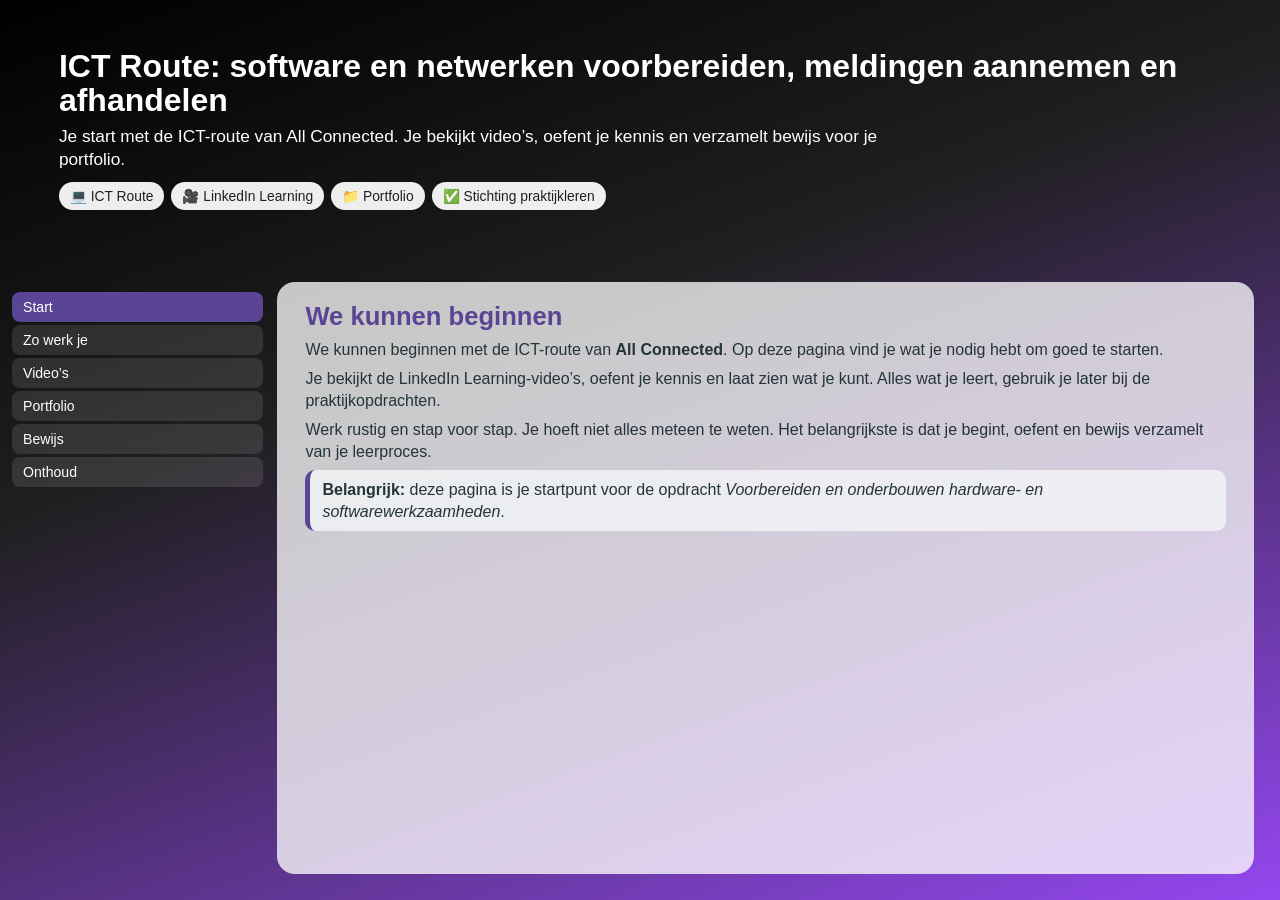
<file: connectedlinked.html>
<!DOCTYPE html>
<html lang="nl">
<head>
<meta charset="UTF-8">
<title>ICT Route - Voorbereiden en onderbouwen</title>
<link rel="stylesheet" href="style.css">
</head>

<body data-page="linked">

<div class="tab-wrapper">

  <section class="banner">
    <h1>ICT Route: software en netwerken voorbereiden, meldingen aannemen en afhandelen</h1>
    <p>Je start met de ICT-route van All Connected. Je bekijkt video’s, oefent je kennis en verzamelt bewijs voor je portfolio.</p>

    <div class="chips">
      <span>💻 ICT Route</span>
      <span>🎥 LinkedIn Learning</span>
      <span>📁 Portfolio</span>
      <span>✅ Stichting praktijkleren</span>
    </div>
  </section>

  <div class="tab-page">
    <div class="tab-menu">
      <button class="tab-button active" onclick="openTab(event, 'start')">Start</button>
      <button class="tab-button" onclick="openTab(event, 'werken')">Zo werk je</button>
      <button class="tab-button" onclick="openTab(event, 'videos')">Video’s</button>
      <button class="tab-button" onclick="openTab(event, 'portfolio')">Portfolio</button>
      <button class="tab-button" onclick="openTab(event, 'bewijs')">Bewijs</button>
      <button class="tab-button" onclick="openTab(event, 'onthoud')">Onthoud</button>
    </div>

    <div class="tab-content-area">

      <div id="start" class="tab-content active">
        <h2>We kunnen beginnen</h2>
        <p>We kunnen beginnen met de ICT-route van <strong>All Connected</strong>. Op deze pagina vind je wat je nodig hebt om goed te starten.</p>
        <p>Je bekijkt de LinkedIn Learning-video’s, oefent je kennis en laat zien wat je kunt. Alles wat je leert, gebruik je later bij de praktijkopdrachten.</p>
        <p>Werk rustig en stap voor stap. Je hoeft niet alles meteen te weten. Het belangrijkste is dat je begint, oefent en bewijs verzamelt van je leerproces.</p>
        <p class="note"><strong>Belangrijk:</strong> deze pagina is je startpunt voor de opdracht <em>Voorbereiden en onderbouwen hardware- en softwarewerkzaamheden</em>.</p>
      </div>

      <div id="werken" class="tab-content">
        <h2>Zo werk je met deze pagina</h2>
        <p>Gebruik deze pagina als routekaart. Je gaat niet alleen kijken, maar ook actief verwerken wat je leert.</p>
        <ol>
          <li>Bekijk een stukje theorie of video.</li>
          <li>Maak korte aantekeningen van wat je leert.</li>
          <li>Gebruik je kennis bij de praktijkopdrachten.</li>
          <li>Maak screenshots van je voortgang of resultaten.</li>
          <li>Zet belangrijke bewijzen en reflecties in je portfolio.</li>
        </ol>
        <p class="info"><strong>Tip:</strong> schrijf vooral dingen op die je later kunt gebruiken bij All Connected. Zo maak je de koppeling tussen theorie en praktijk.</p>
      </div>

      <div id="videos" class="tab-content">
        <h2>Start met de LinkedIn-video’s</h2>
        <p></p>
        <p>Bekijk de LinkedIn-video’s en gebruik wat je leert bij de opdrachten van All Connected.</p>
        <p>Maak tijdens het kijken korte aantekeningen. Schrijf vooral op welke begrippen, onderdelen of keuzes je later nodig hebt bij hardware- en softwarewerkzaamheden.</p>
        <p>Je hoeft niet alles in één keer te begrijpen. Kijk gericht, pauzeer wanneer nodig en noteer wat belangrijk is.</p>
        <p><a class="action-link" href="https://www.linkedin.com/learning/basisbeginselen-van-netwerken-de-basis-van-netwerken?contextUrn=urn%3Ali%3AlearningCollection%3A7441348246800850944&u=84048860" target="_blank" rel="noopener">Basisbeginselen van netwerken</a></p>
        <p><a class="action-link" href="https://www.linkedin.com/learning/learning-subnetting-2019?contextUrn=urn%3Ali%3AlearningCollection%3A7441348246800850944&u=84048860" target="_blank" rel="noopener">Subnetting leren</a></p>
        <p><a class="action-link" href="https://www.linkedin.com/learning/build-and-configure-networks-with-packet-tracer?contextUrn=urn%3Ali%3AlearningCollection%3A7441348246800850944&u=84048860" target="_blank" rel="noopener">Bouw en configureer netwerken met Packet Tracer</a></p>
      </div>

      <div id="portfolio" class="tab-content">
        <h2>Portfolio-tip</h2>
        <p>Maak screenshots van je voortgang, noteer wat je hebt geleerd en bewaar je resultaten. Zo laat je niet alleen zien wat je hebt gemaakt, maar ook hoe je hebt geleerd.</p>
        <p class="info"><strong>Tip:</strong> zet niet alleen het eindresultaat in je portfolio, maar ook bewijs van je leerproces.</p>
        <ul>
          <li>Screenshot van bekeken video’s.</li>
          <li>Screenshot van je oefenresultaat.</li>
          <li>Korte reflectie: wat heb je geleerd?</li>
          <li>Korte reflectie: wat wil je nog verbeteren?</li>
        </ul>
      </div>

      <div id="bewijs" class="tab-content">
        <h2>Wat bewaar je als bewijs?</h2>
        <p>Bewijs laat zien dat je actief hebt gewerkt aan de ICT-route. Verzamel daarom tijdens het werken meerdere soorten bewijs.</p>
        <ul>
          <li>Aantekeningen van de theorie of video’s.</li>
          <li>Screenshots van voortgang in LinkedIn Learning.</li>
          <li>Screenshots van het oefenexamen of oefenresultaat.</li>
          <li>Voorbeelden waarin je de theorie gebruikt bij een praktijkopdracht.</li>
          <li>Een korte reflectie op wat goed ging en wat je nog wilt oefenen.</li>
        </ul>
        <p>Bewaar je bewijs netjes, zodat je het later makkelijk kunt terugvinden en toevoegen aan je portfolio.</p>
      </div>

      <div id="onthoud" class="tab-content">
        <h2>Onthoud dit goed</h2>
        <p>Deze pagina is je startpunt. Begin rustig, werk stap voor stap en verzamel onderweg bewijs voor je portfolio.</p>
        <p>Oefenen hoort erbij. Je hoeft niet alles meteen te weten. Door video’s te bekijken, aantekeningen te maken en jezelf te testen, word je steeds zekerder.</p>
        <p>Gebruik wat je leert bij de opdrachten van All Connected. Zo laat je zien dat je theorie kunt koppelen aan echte ICT-werkzaamheden.</p>
        <p class="note"><strong>Belangrijk:</strong> werk actief mee, bewaar je bewijs en reflecteer kort op wat je hebt geleerd.</p>
      </div>

    </div>
  </div>
</div>

<script>
function openTab(event, tabId) {
  document.querySelectorAll(".tab-content").forEach(function(content) {
    content.classList.remove("active");
  });

  document.querySelectorAll(".tab-button").forEach(function(button) {
    button.classList.remove("active");
  });

  document.getElementById(tabId).classList.add("active");
  event.currentTarget.classList.add("active");
}
</script>

</body>
</html>
</file>
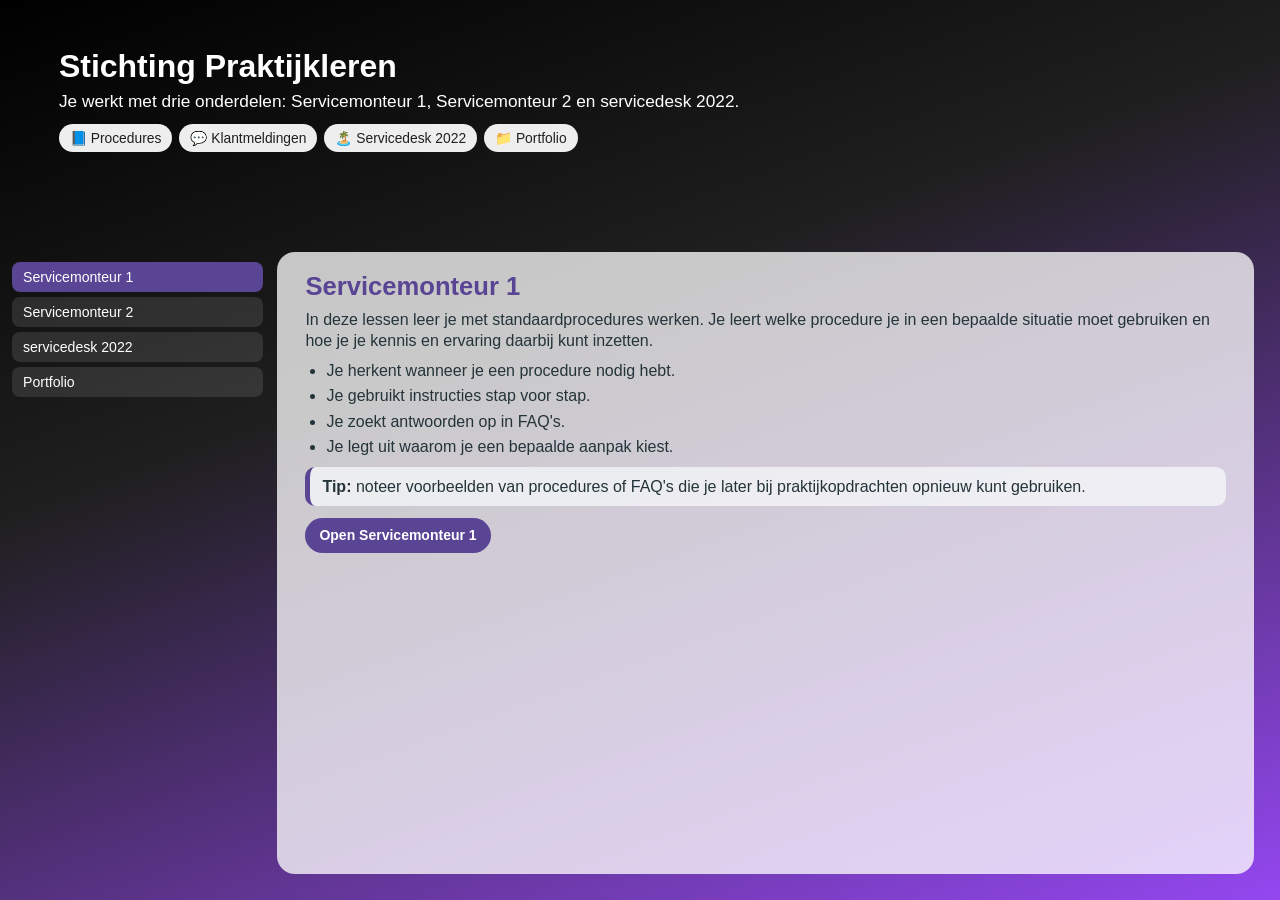
<file: connectedspl.html>
<!DOCTYPE html>
<html lang="nl">
<head>
<meta charset="UTF-8">
<title>Stichting Praktijkleren - Service Monteur</title>
<link rel="stylesheet" href="style.css">
</head>

<body data-page="spl">

<div class="tab-wrapper">

  <section class="banner">
    <h1>Stichting Praktijkleren</h1>
    <p>Je werkt met drie onderdelen: Servicemonteur 1, Servicemonteur 2 en servicedesk 2022.</p>

    <div class="chips">
      <span>📘 Procedures</span>
      <span>💬 Klantmeldingen</span>
      <span>🏝️ Servicedesk 2022</span>
      <span>📁 Portfolio</span>
    </div>
  </section>

  <div class="tab-page">
    <div class="tab-menu">
      <button class="tab-button active" onclick="openTab(event, 'procedures')">Servicemonteur 1</button>
      <button class="tab-button" onclick="openTab(event, 'meldingen')">Servicemonteur 2</button>
      <button class="tab-button" onclick="openTab(event, 'servicedesk')">servicedesk 2022</button>
      <button class="tab-button" onclick="openTab(event, 'portfolio')">Portfolio</button>
    </div>

    <div class="tab-content-area">

      <div id="procedures" class="tab-content active">
        <h2>Servicemonteur 1</h2>
        <p>In deze lessen leer je met standaardprocedures werken. Je leert welke procedure je in een bepaalde situatie moet gebruiken en hoe je je kennis en ervaring daarbij kunt inzetten.</p>
        <ul>
          <li>Je herkent wanneer je een procedure nodig hebt.</li>
          <li>Je gebruikt instructies stap voor stap.</li>
          <li>Je zoekt antwoorden op in FAQ's.</li>
          <li>Je legt uit waarom je een bepaalde aanpak kiest.</li>
        </ul>
        <p class="info"><strong>Tip:</strong> noteer voorbeelden van procedures of FAQ's die je later bij praktijkopdrachten opnieuw kunt gebruiken.</p>
        <p><a class="action-link" href="https://www.stichtingpraktijkleren.nl/index.php?id=150862" target="_blank" rel="noopener">Open Servicemonteur 1</a></p>
      </div>

      <div id="meldingen" class="tab-content">
        <h2>Servicemonteur 2</h2>
        <p>In deze module ga je in iedere les met een andere melding van een klant aan de slag. De nadruk ligt op het analyseren van de melding.</p>
        <p>Je onderzoekt hoe je duidelijk krijgt wat het probleem nu eigenlijk is. Daarbij leer je goede vragen stellen, informatie ordenen en bepalen welke vervolgstap logisch is.</p>
        <ul>
          <li>Je leest of beluistert de klantmelding zorgvuldig.</li>
          <li>Je haalt de belangrijkste informatie uit de melding.</li>
          <li>Je bepaalt welke informatie nog ontbreekt.</li>
          <li>Je formuleert wat het echte probleem waarschijnlijk is.</li>
        </ul>
        <p><a class="action-link" href="https://www.stichtingpraktijkleren.nl/index.php?id=150864" target="_blank" rel="noopener">Open Servicemonteur 2</a></p>
      </div>

      <div id="servicedesk" class="tab-content">
        <h2>servicedesk 2022</h2>
        <p>In deze simulatieomgeving werk je als servicedeskmedewerker op het vakantie-eiland <strong>AmeRijck</strong>. Je krijgt te maken met vragen, meldingen en situaties die passen bij een ICT-servicedesk.</p>
        <ul>
          <li>Je oefent met realistische servicedesk-situaties.</li>
          <li>Je bepaalt welke melding of vraag prioriteit heeft.</li>
          <li>Je gebruikt procedures en informatiebronnen om keuzes te maken.</li>
          <li>Je legt je oplossing of vervolgstap duidelijk vast.</li>
        </ul>
        <p class="info"><strong>Tip:</strong> maak screenshots van belangrijke stappen in de simulatie. Die kun je gebruiken als bewijs in je portfolio.</p>
        <p><a class="action-link" href="https://www.stichtingpraktijkleren.nl/ict/it-systems-devices/5f34c5ca6f7fc127026cde83/" target="_blank" rel="noopener">Open servicedesk 2022</a></p>
      </div>

      <div id="portfolio" class="tab-content">
        <h2>Portfolio-tip</h2>
        <p>Laat in je portfolio zien dat je gestructureerd kunt werken met informatie en klantmeldingen. Bewaar niet alleen eindantwoorden, maar ook bewijs van je denkproces.</p>
        <ul>
          <li>Screenshot of notitie van de lessen die je hebt gemaakt.</li>
          <li>Voorbeeld van een gebruikte procedure, instructie of FAQ.</li>
          <li>Korte analyse van een klantmelding: wat is het probleem?</li>
          <li>Screenshot of bewijs uit de simulatieomgeving servicedesk 2022.</li>
          <li>Korte uitleg: welke informatie miste je nog?</li>
          <li>Reflectie: wat ging goed en wat wil je nog oefenen?</li>
        </ul>
        <p class="note"><strong>Belangrijk:</strong> verzamel bewijs terwijl je werkt. Dan hoef je achteraf niet alles opnieuw op te zoeken.</p>
      </div>

    </div>
  </div>
</div>

<script>
function openTab(event, tabId) {
  document.querySelectorAll(".tab-content").forEach(function(content) {
    content.classList.remove("active");
  });

  document.querySelectorAll(".tab-button").forEach(function(button) {
    button.classList.remove("active");
  });

  document.getElementById(tabId).classList.add("active");
  event.currentTarget.classList.add("active");
}
</script>

</body>
</html>
</file>
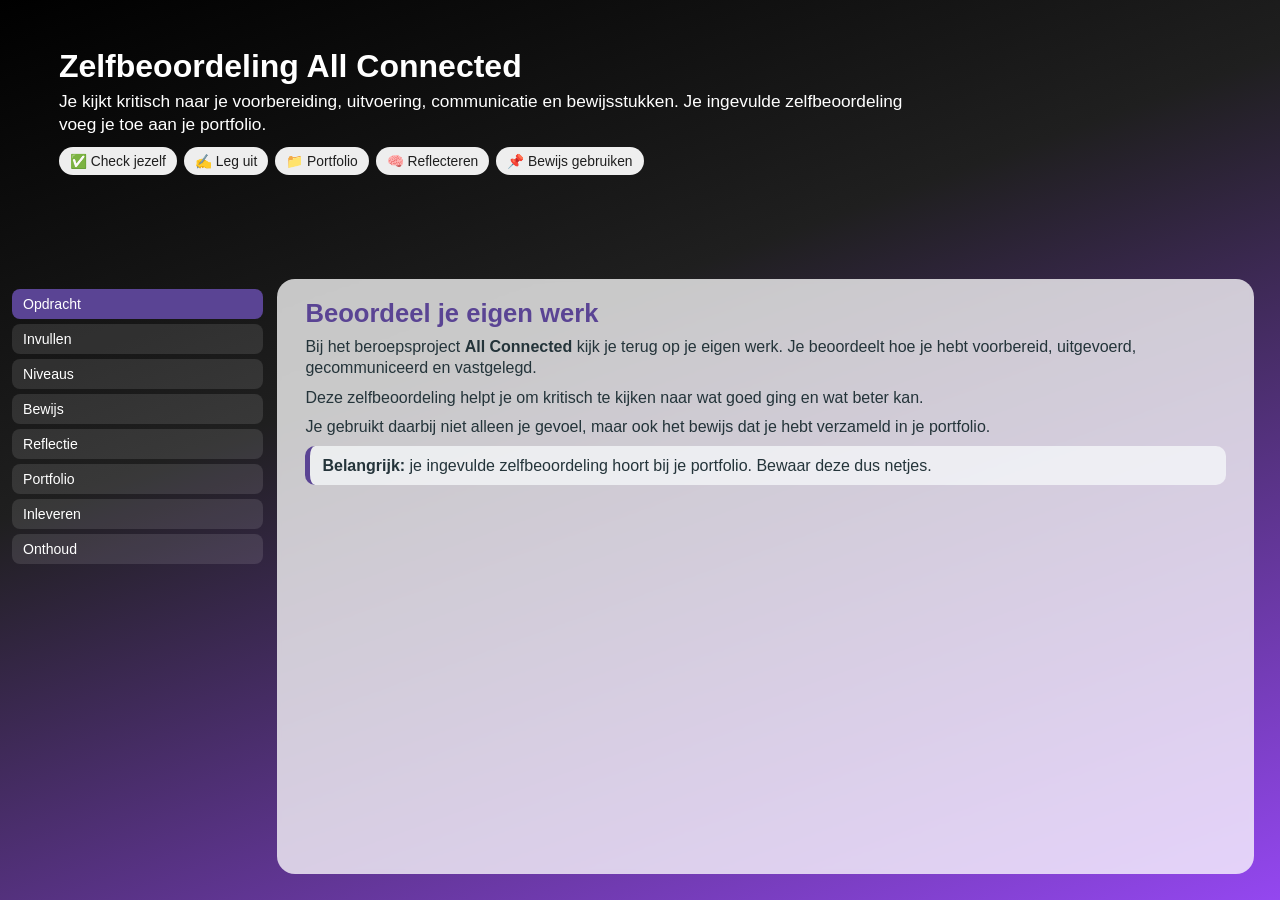
<file: connectedzelfbeoordeling.html>
<!DOCTYPE html>
<html lang="nl">
<head>
<meta charset="UTF-8">
<title>Zelfbeoordeling All Connected</title>
<link rel="stylesheet" href="style.css">
</head>

<body data-page="zelfbeoordeling">

<div class="tab-wrapper">

  <section class="banner">
    <h1>Zelfbeoordeling All Connected</h1>
    <p>Je kijkt kritisch naar je voorbereiding, uitvoering, communicatie en bewijsstukken. Je ingevulde zelfbeoordeling voeg je toe aan je portfolio.</p>

    <div class="chips">
      <span>✅ Check jezelf</span>
      <span>✍️ Leg uit</span>
      <span>📁 Portfolio</span>
      <span>🧠 Reflecteren</span>
      <span>📌 Bewijs gebruiken</span>
    </div>
  </section>

  <div class="tab-page">
    <div class="tab-menu">
      <button class="tab-button active" onclick="openTab(event, 'over')">Opdracht</button>
      <button class="tab-button" onclick="openTab(event, 'invullen')">Invullen</button>
      <button class="tab-button" onclick="openTab(event, 'niveaus')">Niveaus</button>
      <button class="tab-button" onclick="openTab(event, 'bewijs')">Bewijs</button>
      <button class="tab-button" onclick="openTab(event, 'reflectie')">Reflectie</button>
      <button class="tab-button" onclick="openTab(event, 'portfolio')">Portfolio</button>
      <button class="tab-button" onclick="openTab(event, 'inleveren')">Inleveren</button>
      <button class="tab-button" onclick="openTab(event, 'onthoud')">Onthoud</button>
    </div>

    <div class="tab-content-area">

      <div id="over" class="tab-content active">
        <h2>Beoordeel je eigen werk</h2>
        <p>Bij het beroepsproject <strong>All Connected</strong> kijk je terug op je eigen werk. Je beoordeelt hoe je hebt voorbereid, uitgevoerd, gecommuniceerd en vastgelegd.</p>
        <p>Deze zelfbeoordeling helpt je om kritisch te kijken naar wat goed ging en wat beter kan.</p>
        <p>Je gebruikt daarbij niet alleen je gevoel, maar ook het bewijs dat je hebt verzameld in je portfolio.</p>
        <p class="note"><strong>Belangrijk:</strong> je ingevulde zelfbeoordeling hoort bij je portfolio. Bewaar deze dus netjes.</p>
      </div>

      <div id="invullen" class="tab-content">
        <h2>Hoe vul je de zelfbeoordeling in?</h2>
        <p>In de onderwijsplattegrond vind je de beoordelingsformulieren. Maak hiervan een kopie en vul deze in.</p>
        <p>Kijk per beoordelingscriterium naar je eigen werk. Gebruik je portfolio om te controleren wat je echt kunt aantonen.</p>
        <p>Lees elk criterium rustig door. Kies daarna het niveau dat het beste past bij jouw werk en jouw bewijs.</p>
        <p class="info"><strong>Tip:</strong> vul niet zomaar iets in. Kijk steeds: kan ik dit laten zien met bewijs?</p>
      </div>

      <div id="niveaus" class="tab-content">
        <h2>Welke niveaus gebruik je?</h2>
        <p>Bij elk beoordelingscriterium kies je één niveau. Dat niveau laat zien hoe goed je dit onderdeel hebt uitgevoerd.</p>
        <ul>
          <li><strong>0 = niet of nauwelijks</strong></li>
          <li><strong>1 = weinig</strong></li>
          <li><strong>2 = grotendeels</strong></li>
          <li><strong>3 = volledig</strong></li>
        </ul>
        <p>Wees eerlijk in je beoordeling. Het gaat erom dat je leert kijken naar je eigen werk en je ontwikkeling.</p>
      </div>

      <div id="bewijs" class="tab-content">
        <h2>Gebruik bewijs uit je portfolio</h2>
        <p>Een goede zelfbeoordeling is sterker als je bewijs kunt laten zien. Gebruik daarom documenten en voorbeelden uit je portfolio.</p>
        <ul>
          <li>Screenshots van instellingen of resultaten.</li>
          <li>Foto’s van uitgevoerde werkzaamheden.</li>
          <li>Ingevulde servicebonnen of documenten.</li>
          <li>Planning, testen en controles.</li>
          <li>Bronvermelding of korte reflecties.</li>
        </ul>
        <p class="info"><strong>Tip:</strong> koppel je bewijs aan het beoordelingscriterium. Zo is duidelijk waarom je een bepaald niveau kiest.</p>
      </div>

      <div id="reflectie" class="tab-content">
        <h2>Reflectievragen voor je portfolio</h2>
        <p>Beantwoord een paar korte reflectievragen. Je hoeft geen lange tekst te schrijven, maar geef wel duidelijke antwoorden.</p>
        <ul>
          <li>Waar ben je tevreden over bij dit beroepsproject?</li>
          <li>Welk onderdeel vond je lastig en hoe heb je dat opgelost?</li>
          <li>Welk bewijs laat het beste zien dat je netjes en systematisch hebt gewerkt?</li>
          <li>Wat zou je een volgende keer anders of beter doen?</li>
        </ul>
      </div>

      <div id="portfolio" class="tab-content">
        <h2>Belangrijk voor je portfolio</h2>
        <p>Neem je ingevulde zelfbeoordeling op in je portfolio. Voeg bij je beoordeling ook bewijs toe.</p>
        <p>Denk aan screenshots, foto’s, ingevulde servicebonnen, planning, testen, instellingen, bronvermelding of korte reflecties.</p>
        <p>Zo laat je zien dat je niet alleen werkzaamheden hebt uitgevoerd, maar ook kunt uitleggen hoe je hebt gewerkt.</p>
        <p class="note"><strong>Belangrijk:</strong> je portfolio moet duidelijk maken wat jij hebt gedaan en waarom jouw beoordeling daarbij past.</p>
      </div>

      <div id="inleveren" class="tab-content">
        <h2>Inleveren</h2>
        <p>Sla je ingevulde zelfbeoordeling op of kopieer de tabel naar je portfolio.</p>
        <p>Controleer of je alle onderdelen hebt ingevuld en of je bewijs hebt toegevoegd waar dat nodig is.</p>
        <p>Lever daarna je portfolio in volgens de afspraken met je docent.</p>
      </div>

      <div id="onthoud" class="tab-content">
        <h2>Onthoud dit goed</h2>
        <p>Een zelfbeoordeling is geen gok. Je kijkt naar je eigen werk en onderbouwt je keuze met bewijs.</p>
        <p>Wees eerlijk over wat goed ging en wat nog beter kan. Dat hoort bij professioneel leren en werken.</p>
        <p class="note"><strong>Belangrijk:</strong> voeg je ingevulde zelfbeoordeling toe aan je portfolio en gebruik bewijs om je keuzes te onderbouwen.</p>
      </div>

    </div>
  </div>
</div>

<script>
function openTab(event, tabId) {
  document.querySelectorAll(".tab-content").forEach(function(content) {
    content.classList.remove("active");
  });

  document.querySelectorAll(".tab-button").forEach(function(button) {
    button.classList.remove("active");
  });

  document.getElementById(tabId).classList.add("active");
  event.currentTarget.classList.add("active");
}
</script>

</body>
</html>
</file>
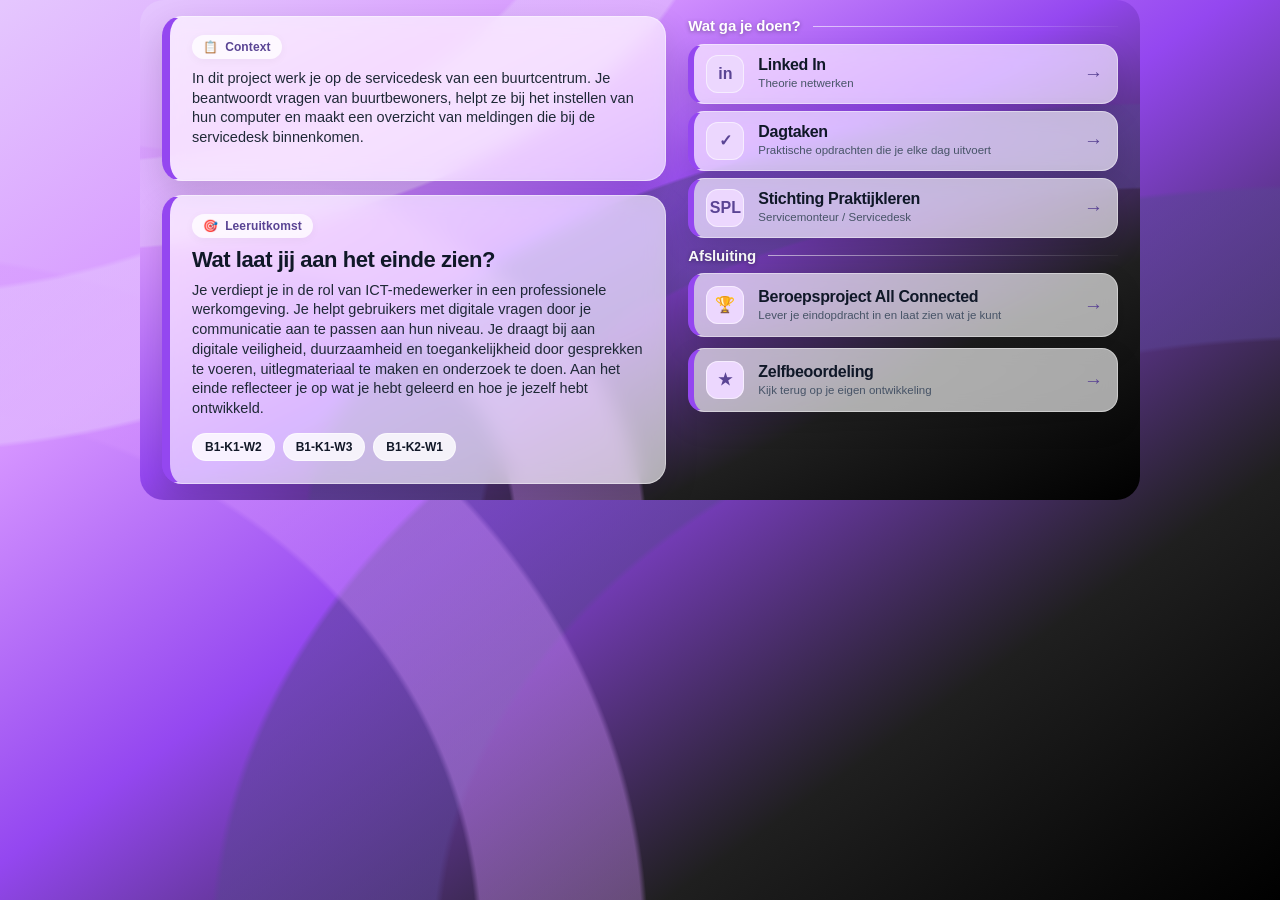
<file: menu.html>
<!doctype html>
<html lang="nl">
<head>
  <meta charset="utf-8">
  <meta name="viewport" content="width=device-width, initial-scale=1">
  <title>All Connected - Menu</title>
<link rel="stylesheet" href="style.css">
</head>
<body class="menu-page all-connected-menu">
  <main class="page-shell" aria-label="Menu All Connected">
    <section class="content-grid">
      <div class="left-column">
        <article class="glass-card assignment-card">
          <div class="pill"><span aria-hidden="true">📋</span><span>Context</span></div>
          <p class="body-text">
            In dit project werk je op de servicedesk van een buurtcentrum. Je beantwoordt vragen van buurtbewoners, helpt ze bij het instellen van hun computer en maakt een overzicht van meldingen die bij de servicedesk binnenkomen.
          </p>
        </article>

        <article class="glass-card outcome-card">
          <div class="pill"><span aria-hidden="true">🎯</span><span>Leeruitkomst</span></div>
          <h1 class="section-title">Wat laat jij aan het einde zien?</h1>
          <p class="body-text">
            Je verdiept je in de rol van ICT-medewerker in een professionele werkomgeving. Je helpt gebruikers met digitale vragen door je communicatie aan te passen aan hun niveau. Je draagt bij aan digitale veiligheid, duurzaamheid en toegankelijkheid door gesprekken te voeren, uitlegmateriaal te maken en onderzoek te doen. Aan het einde reflecteer je op wat je hebt geleerd en hoe je jezelf hebt ontwikkeld.
          </p>
          <div class="tags" aria-label="Werkprocessen">
            <span class="tag">B1-K1-W2</span>
            <span class="tag">B1-K1-W3</span>
            <span class="tag">B1-K2-W1</span>
          </div>
        </article>
      </div>

      <aside class="right-column" aria-label="Navigatie">
        <div class="section-heading">Wat ga je doen?</div>

        <div class="action-list">
          <a class="action-card popup-link" href="connectedlinked.html" aria-label="Open LinkedIn Learning">
            <div class="icon-box" aria-hidden="true">in</div>
            <div>
              <h2 class="action-title">Linked In</h2>
              <p class="action-desc">Theorie netwerken</p>
            </div>
            <div class="arrow" aria-hidden="true">→</div>
          </a>

          <a class="action-card popup-link" href="connecteddagtaken.html" aria-label="Open Dagtaken">
            <div class="icon-box" aria-hidden="true">✓</div>
            <div>
              <h2 class="action-title">Dagtaken</h2>
              <p class="action-desc">Praktische opdrachten die je elke dag uitvoert</p>
            </div>
            <div class="arrow" aria-hidden="true">→</div>
          </a>

          <a class="action-card popup-link" href="connectedspl.html" aria-label="Open Stichting Praktijkleren">
            <div class="icon-box" aria-hidden="true">SPL</div>
            <div>
              <h2 class="action-title">Stichting Praktijkleren</h2>
              <p class="action-desc">Servicemonteur / Servicedesk</p>
            </div>
            <div class="arrow" aria-hidden="true">→</div>
          </a>
        </div>

        <div class="section-heading">Afsluiting</div>

        <a class="action-card project-card popup-link" href="connectedberoepsproject.html" aria-label="Open Beroepsproject All Connected">
          <div class="icon-box" aria-hidden="true">🏆</div>
          <div>
            <h2 class="action-title">Beroepsproject All Connected</h2>
            <p class="action-desc">Lever je eindopdracht in en laat zien wat je kunt</p>
          </div>
          <div class="arrow" aria-hidden="true">→</div>
        </a>

        <a class="action-card project-card self-review-card popup-link" href="connectedzelfbeoordeling.html" aria-label="Open Zelfbeoordeling">
          <div class="icon-box" aria-hidden="true">★</div>
          <div>
            <h2 class="action-title">Zelfbeoordeling</h2>
            <p class="action-desc">Kijk terug op je eigen ontwikkeling</p>
          </div>
          <div class="arrow" aria-hidden="true">→</div>
        </a>

      </aside>
    </section>
  </main>

  <div class="page-modal" id="pageModal" aria-hidden="true">
    <section class="page-modal__window" role="dialog" aria-modal="true" aria-label="Lespagina">
      <button class="page-modal__close" type="button" aria-label="Sluit pagina">×</button>
      <iframe class="page-modal__frame" title="Lespagina" src="about:blank"></iframe>
    </section>
  </div>
  <script>
    const modal = document.getElementById('pageModal');
    const modalFrame = modal.querySelector('.page-modal__frame');
    const closeButton = modal.querySelector('.page-modal__close');

    function closeModal() {
      modal.classList.remove('is-open');
      modal.setAttribute('aria-hidden', 'true');
      modalFrame.src = 'about:blank';
    }

    document.querySelectorAll('.popup-link').forEach((link) => {
      link.addEventListener('click', (event) => {
        event.preventDefault();
        modalFrame.src = link.getAttribute('href');
        modal.classList.add('is-open');
        modal.setAttribute('aria-hidden', 'false');
        closeButton.focus();
      });
    });

    closeButton.addEventListener('click', closeModal);
    modal.addEventListener('click', (event) => {
      if (event.target === modal) closeModal();
    });
    document.addEventListener('keydown', (event) => {
      if (event.key === 'Escape' && modal.classList.contains('is-open')) closeModal();
    });
  </script>
</body>
</html>
</file>
<file: style.css>
/* ================================================================
   All Connected
   Dit bestand bevat alle vormgeving van de pagina's in deze map.
   ================================================================ */

:root {
  /* Kleur 01 – hoofdkleur: #9447F0 */
  --kleur-01: #9447F0;
  /* Kleur 02 – lichte accentkleur: #E5C7FE */
  --kleur-02: #E5C7FE;
  /* Kleur 03 – zacht accent: #D594FF */
  --kleur-03: #D594FF;
  /* Kleur 04 – donker accent: #5A4494 */
  --kleur-04: #5A4494;

  --hoofdkleur: var(--kleur-01);
  --donker-accent: var(--kleur-04);
  --ink: #101828;
  --muted: #475467;
  /* Neutrale transparante tekstvakken: geen gekleurde waas. */
  --glass: rgba(255, 255, 255, 0.64);
  --glass-strong: rgba(255, 255, 255, 0.76);
  --glass-border: rgba(255, 255, 255, 0.42);
  --shadow: 0 18px 46px rgba(0, 0, 0, 0.20);
  --radius-xl: 24px;
  --radius-lg: 20px;
  --radius-md: 16px;
}

* { box-sizing: border-box; }

html,
body {
  width: 100%;
  min-height: 100%;
  margin: 0;
  padding: 0;
  font-family: Arial, Helvetica, sans-serif;
  color: var(--ink);
  background: transparent;
}

body {
  display: grid;
  place-items: start center;
  overflow: hidden;
}

/* Het vaste Canvas-vlak van 1000 bij 500 pixels. */
.page-shell {
  width: min(1000px, 100vw);
  height: 500px;
  min-height: 0;
  position: relative;
  overflow: hidden;
  border-radius: var(--radius-xl);
  background:
    radial-gradient(circle at 18% 14%, color-mix(in srgb, var(--kleur-03) 23%, transparent) 0 14%, transparent 34%),
    radial-gradient(circle at 87% 88%, color-mix(in srgb, var(--kleur-01) 38%, transparent) 0 19%, transparent 44%),
    linear-gradient(160deg, #000000 0%, #1f1f1f 38%, var(--kleur-04) 68%, var(--kleur-01) 100%);
  box-shadow: var(--shadow);
}

.page-shell::before {
  content: "";
  position: absolute;
  inset: 0;
  background:
    linear-gradient(90deg, rgba(255,255,255,0.06) 0 1px, transparent 1px 80px),
    linear-gradient(0deg, rgba(255,255,255,0.04) 0 1px, transparent 1px 80px);
  opacity: 0.28;
  pointer-events: none;
}

.content-grid {
  position: relative;
  z-index: 1;
  height: 100%;
  display: grid;
  grid-template-columns: 1.08fr 0.92fr;
  gap: 22px;
  padding: 16px 22px;
}

.left-column,
.right-column { min-width: 0; }

.left-column {
  display: grid;
  grid-template-rows: auto 1fr;
  gap: 14px;
}

/* Halfdoorzichtige witte informatievakken. */
.glass-card {
  background: var(--glass);
  border: 1px solid var(--glass-border);
  border-radius: var(--radius-lg);
  box-shadow: 0 14px 34px rgba(0, 0, 0, 0.14);
  backdrop-filter: blur(10px) saturate(125%);
  -webkit-backdrop-filter: blur(10px) saturate(125%);
}

.assignment-card,
.outcome-card {
  padding: 18px 22px;
  border-left: 8px solid var(--hoofdkleur);
}

.pill {
  display: inline-flex;
  align-items: center;
  gap: 7px;
  width: fit-content;
  margin: 0 0 10px;
  padding: 6px 11px;
  border-radius: 999px;
  background: var(--glass-strong);
  color: var(--donker-accent);
  font-size: 12px;
  line-height: 1;
  font-weight: 800;
  letter-spacing: 0.01em;
  box-shadow: 0 2px 10px rgba(0,0,0,0.04);
}

.section-title {
  margin: 0 0 9px;
  font-size: 22px;
  line-height: 1.08;
  color: var(--ink);
  font-weight: 800;
  letter-spacing: -0.02em;
}

.body-text {
  margin: 0 0 14px;
  font-size: 14.5px;
  line-height: 1.36;
  color: #1f2937;
}

.tags {
  display: flex;
  flex-wrap: wrap;
  gap: 8px;
}

.tag {
  display: inline-flex;
  align-items: center;
  padding: 7px 12px;
  border-radius: 999px;
  background: rgba(255,255,255,0.82);
  border: 1px solid rgba(255,255,255,0.60);
  color: #111827;
  font-size: 12px;
  line-height: 1;
  font-weight: 700;
}

/* Rechterkolom met de drie linkknoppen. */
.right-column {
  display: flex;
  flex-direction: column;
  padding: 2px 0 0;
}

.section-heading {
  display: flex;
  align-items: center;
  gap: 12px;
  margin: 0 0 9px;
  color: #fff;
  font-size: 15px;
  line-height: 1.1;
  font-weight: 900;
  letter-spacing: -0.01em;
  text-shadow: 0 1px 4px rgba(0,0,0,0.35);
  white-space: nowrap;
}

.section-heading::after {
  content: "";
  display: block;
  height: 1px;
  flex: 1;
  background: linear-gradient(90deg, rgba(255,255,255,0.60), rgba(255,255,255,0.04));
}

.action-list {
  display: grid;
  gap: 10px;
  margin-bottom: 13px;
}

.action-card {
  display: grid;
  grid-template-columns: 58px 1fr 26px;
  align-items: center;
  gap: 12px;
  min-height: 82px;
  padding: 12px 18px 12px 16px;
  text-decoration: none;
  color: inherit;
  background: var(--glass);
  border: 1px solid var(--glass-border);
  border-left: 8px solid var(--hoofdkleur);
  border-radius: var(--radius-md);
  box-shadow: 0 12px 28px rgba(0, 0, 0, 0.13);
  backdrop-filter: blur(10px) saturate(125%);
  -webkit-backdrop-filter: blur(10px) saturate(125%);
  transition: transform 160ms ease, box-shadow 160ms ease, background 160ms ease;
}

.action-card:hover,
.action-card:focus-visible {
  transform: translateY(-2px);
  background: color-mix(in srgb, var(--kleur-02) 72%, white);
  box-shadow: 0 18px 38px rgba(0, 0, 0, 0.18);
  outline: none;
}

.icon-box {
  width: 50px;
  height: 50px;
  display: grid;
  place-items: center;
  border-radius: 15px;
  background: color-mix(in srgb, var(--kleur-02) 72%, white);
  color: var(--donker-accent);
  font-size: 22px;
  line-height: 1;
  font-weight: 900;
  box-shadow: inset 0 0 0 1px rgba(255,255,255,0.55);
}

.action-title {
  margin: 0 0 4px;
  font-size: 20px;
  line-height: 1.1;
  font-weight: 850;
  color: var(--ink);
  letter-spacing: -0.02em;
}

.action-desc {
  margin: 0;
  font-size: 13.5px;
  line-height: 1.26;
  color: var(--muted);
}

.arrow {
  color: var(--donker-accent);
  font-size: 23px;
  line-height: 1;
  text-align: right;
  font-weight: 900;
}

.project-card { min-height: 92px; }

/* Extra ruimte tussen Beroepsproject en Zelfbeoordeling. */
.self-review-card { margin-top: 18px; }

/* All Connected heeft één extra menu-item; de vijf links blijven rechts passen. */
.all-connected-menu .action-list { gap: 7px; margin-bottom: 10px; }
.all-connected-menu .action-card {
  grid-template-columns: 43px 1fr 20px;
  gap: 9px;
  min-height: 60px;
  padding: 8px 14px 8px 12px;
  border-left-width: 6px;
}
.all-connected-menu .icon-box {
  width: 38px;
  height: 38px;
  border-radius: 12px;
  font-size: 16px;
}
.all-connected-menu .action-title { margin-bottom: 2px; font-size: 16px; }
.all-connected-menu .action-desc { font-size: 11.5px; }
.all-connected-menu .arrow { font-size: 19px; }
.all-connected-menu .project-card { min-height: 64px; }
.all-connected-menu .self-review-card { margin-top: 11px; }

/*
   Menuachtergrond: alle lagen gebruiken alleen kleur 01 t/m 04.
   Pas de vier kleurvariabelen bovenaan aan om het hele verloop te wijzigen.
*/
.menu-page,
.menu-page .page-shell {
  min-height: 100vh;
  background:
    radial-gradient(120% 145% at -8% -30%, transparent 0 43%, color-mix(in srgb, var(--kleur-02) 52%, transparent) 43.4% 55%, transparent 55.4%),
    radial-gradient(118% 150% at -10% 105%, transparent 0 40%, color-mix(in srgb, var(--kleur-03) 38%, transparent) 40.4% 51%, transparent 51.4%),
    radial-gradient(145% 140% at 104% 105%, transparent 0 48%, color-mix(in srgb, var(--kleur-04) 56%, transparent) 48.4% 60%, transparent 60.4%),
    linear-gradient(to bottom right, var(--kleur-02) 0%, var(--kleur-03) 25%, var(--kleur-01) 48%, #1f1f1f 76%, #000000 100%);
}

.menu-page .page-shell {
  min-height: 0;
  box-shadow: none;
}

.menu-page .page-shell::before { background: none; }

/* =================================================================
   Fotopagina: de foto opent het menu in een halfdoorzichtige popup.
   ================================================================= */
.landing-page {
  min-height: 100vh;
  background: #1f1f1f;
}

.landing-shell {
  width: min(1000px, 100vw);
  height: min(500px, 100vh);
  overflow: hidden;
  border-radius: var(--radius-xl);
  box-shadow: var(--shadow);
}

.landing-link {
  position: relative;
  display: block;
  width: 100%;
  height: 100%;
  padding: 0;
  overflow: hidden;
  border: 0;
  background: #1f1f1f;
  color: #fff;
  cursor: pointer;
  text-align: left;
}

.landing-photo {
  display: block;
  width: 100%;
  height: 100%;
  object-fit: cover;
  transition: transform 300ms ease;
}

.landing-link:hover .landing-photo,
.landing-link:focus-visible .landing-photo { transform: scale(1.035); }

.landing-link:focus-visible { outline: 4px solid #fff; outline-offset: -8px; }

.landing-shade {
  position: absolute;
  inset: 0;
  background: transparent;
}

.landing-copy {
  position: absolute;
  left: clamp(24px, 5vw, 62px);
  bottom: clamp(26px, 6vw, 62px);
  display: grid;
  gap: 8px;
  max-width: 420px;
  font-size: clamp(15px, 2vw, 19px);
  font-weight: 700;
  line-height: 1.25;
  text-shadow: 0 2px 8px rgba(0, 0, 0, 0.48);
}

.landing-copy strong {
  font-size: clamp(32px, 5vw, 58px);
  line-height: 0.95;
  letter-spacing: -0.045em;
}

.landing-kicker {
  width: fit-content;
  padding: 6px 11px;
  border-radius: 999px;
  background: color-mix(in srgb, var(--kleur-01) 92%, transparent);
  font-size: 12px;
  font-weight: 900;
  letter-spacing: 0.04em;
  text-transform: uppercase;
}

.landing-copy b { font-size: 1.3em; }

/* Op een smal scherm wordt de startpagina onder elkaar gezet. */
@media (max-width: 760px) {
  /* Ook op kleinere schermen mogen geen scrollbalken verschijnen. */
  body { overflow: hidden; }

  .page-shell {
    width: 100%;
    height: auto;
    min-height: 0;
    border-radius: 0;
  }

  .content-grid {
    grid-template-columns: 1fr;
    height: auto;
    padding: 18px;
  }

  .landing-page { overflow: hidden; }

  .landing-shell {
    width: 100vw;
    height: 100vh;
    border-radius: 0;
  }
}

/* =================================================================
   Transparant popupvenster op de startpagina
   De startpagina blijft zichtbaar achter dit venster.
   ================================================================= */
.page-modal {
  position: fixed;
  z-index: 9999;
  inset: 0;
  display: none;
  align-items: center;
  justify-content: center;
  padding: 2.5vh 2.5vw;
  background: rgba(0, 0, 0, 0.22);
  backdrop-filter: blur(2px);
  -webkit-backdrop-filter: blur(2px);
}

.page-modal.is-open { display: flex; }

.page-modal__window {
  position: relative;
  width: 95vw;
  height: 95vh;
  overflow: hidden;
  border: 1px solid rgba(255, 255, 255, 0.78);
  border-radius: 22px;
  background: rgba(255, 255, 255, 0.92);
  box-shadow: 0 28px 80px rgba(0, 0, 0, 0.52);
  opacity: 0.92;
}

.page-modal__frame {
  display: block;
  width: 100%;
  height: 100%;
  border: 0;
  background: transparent;
}

.page-modal__close {
  position: absolute;
  z-index: 2;
  top: 12px;
  right: 14px;
  width: 40px;
  height: 40px;
  border: 1px solid rgba(255,255,255,0.86);
  border-radius: 50%;
  background: rgba(16, 24, 40, 0.82);
  color: #fff;
  font-size: 27px;
  line-height: 1;
  cursor: pointer;
  box-shadow: 0 4px 14px rgba(0,0,0,0.32);
}

.page-modal__close:hover,
.page-modal__close:focus-visible {
  background: var(--hoofdkleur);
  outline: 3px solid rgba(255,255,255,0.72);
  outline-offset: 2px;
}

/* =================================================================
   Gedeelde opmaak voor de pagina's in het popupvenster
   ================================================================= */
html,
body { min-height: 100%; }

body[data-page] {
  display: block;
  place-items: initial;
  width: 100%;
  height: 100vh;
  margin: 0;
  overflow: hidden;
  font-family: Arial, Helvetica, sans-serif;
  background: transparent;
}

body[data-page] * { box-sizing: border-box; }

body[data-page] .tab-wrapper {
  width: 100%;
  height: 100%;
  margin: 0;
  overflow: hidden;
  border-radius: 0;
  background: linear-gradient(160deg, #000000 0%, #1f1f1f 38%, var(--kleur-01) 100%);
}

body[data-page] .banner {
  height: 28%;
  padding: 3.8% 4.6% 2%;
  color: #fff;
}

body[data-page] .banner h1 {
  margin: 0 0 7px;
  color: #fff;
  font-size: clamp(24px, 2.5vw, 38px);
  line-height: 1.08;
}

body[data-page] .banner p {
  max-width: 870px;
  margin: 0;
  color: #fff;
  font-size: clamp(14px, 1.35vw, 19px);
  line-height: 1.34;
}

body[data-page] .chips {
  display: flex;
  flex-wrap: wrap;
  gap: 7px;
  margin-top: 11px;
}

body[data-page] .chips span {
  padding: 6px 11px;
  border-radius: 999px;
  background: rgba(255,255,255,0.93);
  color: #1f1f1f;
  font-size: clamp(11px, 1.08vw, 14px);
  white-space: nowrap;
}

/* Beroepsproject: compacte ellipsen zodat ze op één regel passen. */
body[data-page="beroepsproject"] .chips { gap: 5px; margin-top: 7px; }
body[data-page="beroepsproject"] .chips span {
  padding: 4px 8px;
  font-size: clamp(10px, 0.94vw, 12px);
}

body[data-page] .tab-page {
  display: flex;
  gap: 14px;
  height: 72%;
  padding: 0 2% 2% 0;
  overflow: hidden;
}

body[data-page] .tab-menu {
  flex: 0 0 21%;
  width: 21%;
  padding: 10px 0 10px 12px;
  overflow-y: hidden;
}

body[data-page] .tab-button {
  display: block;
  width: 100%;
  margin: 0 0 5px;
  padding: 7px 11px;
  border: 0;
  border-radius: 8px;
  background: rgba(255,255,255,0.11);
  color: #fff;
  text-align: left;
  font-size: clamp(11px, 1.1vw, 15px);
  line-height: 1.14;
  cursor: pointer;
}

body[data-page] .tab-button:hover,
body[data-page] .tab-button.active {
  background: var(--kleur-04);
  color: #fff;
}

body[data-page] .tab-content-area {
  flex: 1 1 auto;
  min-width: 0;
  height: 100%;
  padding: 20px 28px;
  overflow-y: hidden;
  border-radius: 18px;
  background: rgba(255,255,255,0.76);
  color: #24343a;
  backdrop-filter: blur(2px);
}

/* Zelfbeoordeling: maak ruimte onder de ellipsen. */
body[data-page="zelfbeoordeling"] .banner { height: 31%; }
body[data-page="zelfbeoordeling"] .tab-page { height: 69%; }
body[data-page="zelfbeoordeling"] .tab-content-area { overflow-y: hidden; }

body[data-page] .tab-content { display: none; }
body[data-page] .tab-content.active { display: block; }

body[data-page] .tab-content h2 {
  margin: 0 0 8px;
  color: var(--kleur-04);
  font-size: clamp(22px, 2vw, 30px);
}

body[data-page] .tab-content p,
body[data-page] .tab-content li {
  color: #24343a;
  font-size: clamp(13px, 1.25vw, 17px);
  line-height: 1.34;
}

body[data-page] .tab-content p { margin: 0 0 8px; }
body[data-page] .tab-content ul,
body[data-page] .tab-content ol { margin: 5px 0 9px 21px; padding: 0; }
body[data-page] .tab-content li { margin-bottom: 4px; }

body[data-page] .note,
body[data-page] .info {
  margin: 9px 0;
  padding: 9px 12px;
  border-left: 5px solid var(--kleur-04);
  border-radius: 10px;
  background: rgba(247,250,251,0.74);
}

body[data-page] .badge {
  display: inline-block;
  margin-bottom: 5px;
  padding: 5px 10px;
  border-radius: 999px;
  background: var(--kleur-04);
  color: #fff;
  font-size: 13px;
}

body[data-page] .action-link,
body[data-page] .resource-link,
body[data-page] .helper-button {
  display: inline-block;
  margin: 4px 6px 4px 0;
  padding: 8px 14px;
  border-radius: 999px;
  background: var(--kleur-04);
  color: #fff;
  text-decoration: none;
  font-weight: 700;
  font-size: 14px;
}

body[data-page] .action-link:hover,
body[data-page] .resource-link:hover,
body[data-page] .helper-button:hover {
  background: var(--kleur-03);
  color: #1f1f1f;
}

/* Extra onderdelen van de dagtakenpagina. */
body[data-page="dagtaken"] .banner { height: 25%; padding-top: 2.2%; }
body[data-page="dagtaken"] .tab-page { height: 75%; }
body[data-page="dagtaken"] .banner-row,
body[data-page="dagtaken"] .helper-row {
  display: flex;
  align-items: center;
  gap: 12px;
}

body[data-page="dagtaken"] .banner-text { flex: 0 0 auto; }
body[data-page="dagtaken"] .task-picker {
  flex: 0 0 280px;
  min-width: 0;
  margin-right: 0;
}
body[data-page="dagtaken"] .task-picker select {
  width: 100%;
  padding: 9px 14px;
  border: 2px solid rgba(255,255,255,0.95);
  border-radius: 999px;
  background: var(--kleur-02);
  color: #1f1f1f;
  font-weight: 700;
}

body[data-page="dagtaken"] .helper-row { justify-content: space-between; margin-top: 8px; }
body[data-page="dagtaken"] .helper-row .chips { margin-top: 0; }
body[data-page="dagtaken"] .helper-button { white-space: nowrap; }
body[data-page="dagtaken"] .research-grid { display: grid; grid-template-columns: repeat(3, 1fr); gap: 9px; margin: 7px 0; }
body[data-page="dagtaken"] .research-card { padding: 9px; border-left: 4px solid var(--kleur-04); border-radius: 10px; background: rgba(247,250,251,0.82); }
body[data-page="dagtaken"] .research-card strong,
body[data-page="dagtaken"] .research-log strong { color: var(--kleur-04); }
body[data-page="dagtaken"] .research-log { display: grid; grid-template-columns: 130px 1fr; gap: 7px 10px; padding: 9px 10px; border-radius: 10px; background: rgba(255,255,255,0.58); }

/* Extra onderdeel van de beroepsprojectpagina. */
body[data-page="beroepsproject"] .banner { display: flex; gap: 22px; padding-top: 2.7%; }
body[data-page="beroepsproject"] .banner-text { flex: 1 1 auto; min-width: 0; }
body[data-page="beroepsproject"] .banner-image-link { position: relative; flex: 0 0 180px; height: 100%; overflow: hidden; border-radius: 13px; color: #fff; text-decoration: none; }
body[data-page="beroepsproject"] .banner-image { width: 100%; height: 100%; object-fit: cover; display: block; }
body[data-page="beroepsproject"] .banner-caption { position: absolute; right: 0; bottom: 0; left: 0; padding: 6px; background: rgba(0,0,0,0.55); text-align: center; font-size: 12px; }

@media (max-width: 760px) {
  .page-modal { padding: 2.5vh 2.5vw; }
  .page-modal__window { width: 95vw; height: 95vh; border-radius: 14px; }
  body[data-page] .banner { height: 31%; }
  body[data-page] .tab-page { height: 69%; }
  body[data-page] .tab-menu { flex-basis: 29%; width: 29%; }
  body[data-page] .tab-content-area { padding: 14px; }
  body[data-page="dagtaken"] .banner { height: 30%; }
  body[data-page="dagtaken"] .tab-page { height: 70%; }
  body[data-page="dagtaken"] .banner-row { align-items: flex-start; flex-direction: column; gap: 5px; }
  body[data-page="dagtaken"] .task-picker { flex: 1 1 auto; width: 100%; min-width: 0; margin-right: 0; }
  body[data-page="dagtaken"] .helper-row .chips { display: none; }
  body[data-page="beroepsproject"] .banner-image-link { display: none; }
}

/* LinkedIn: menu en tekstvak hoger én met meer ruimte, zonder scrollbalken. */
body[data-page="linked"] .banner { height: calc(28% + 30px); }
body[data-page="linked"] .tab-page { height: calc(72% - 30px); }
body[data-page="linked"] .tab-menu .tab-button { margin-bottom: 3px; }

/* Dagtaken: menu en tekstvak iets hoger, met meer ruimte voor de inhoud. */
body[data-page="dagtaken"] .banner { height: calc(25% + 30px); }
body[data-page="dagtaken"] .tab-page { height: calc(75% - 30px); }
</file>
